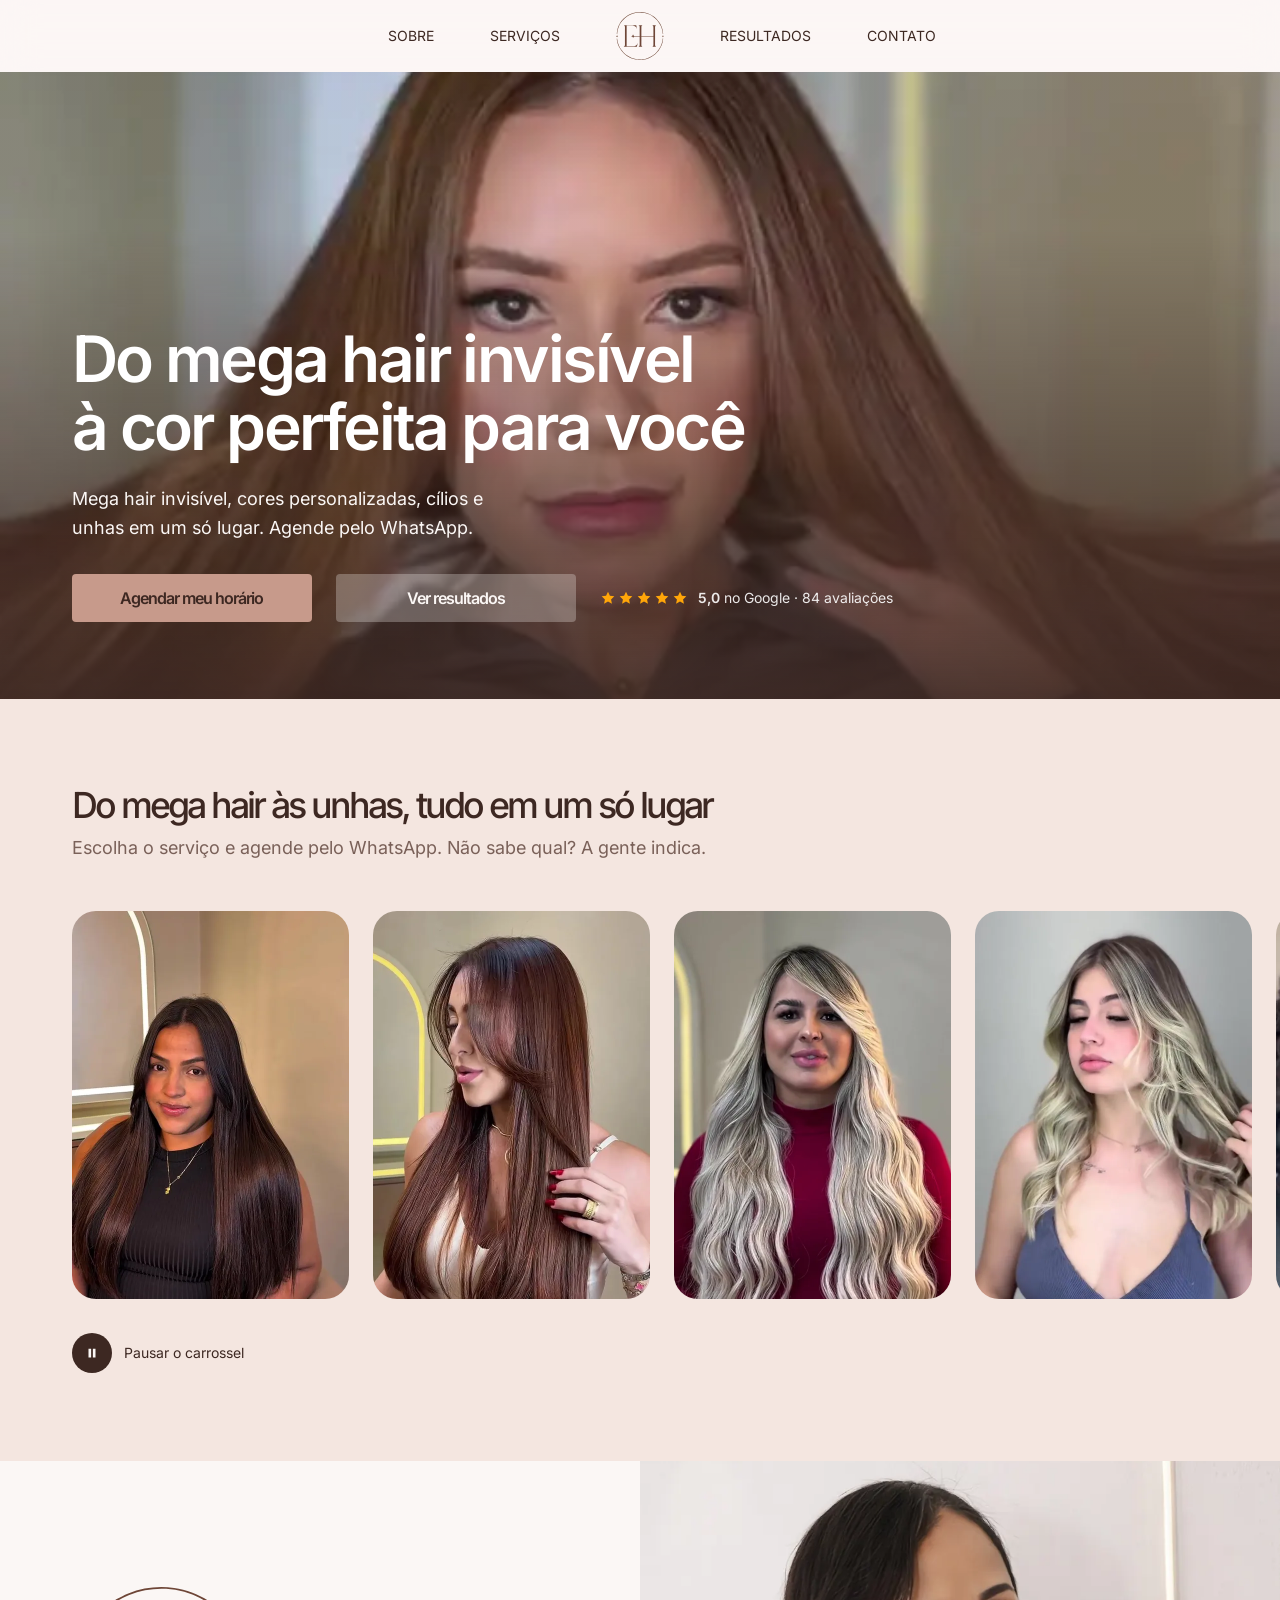
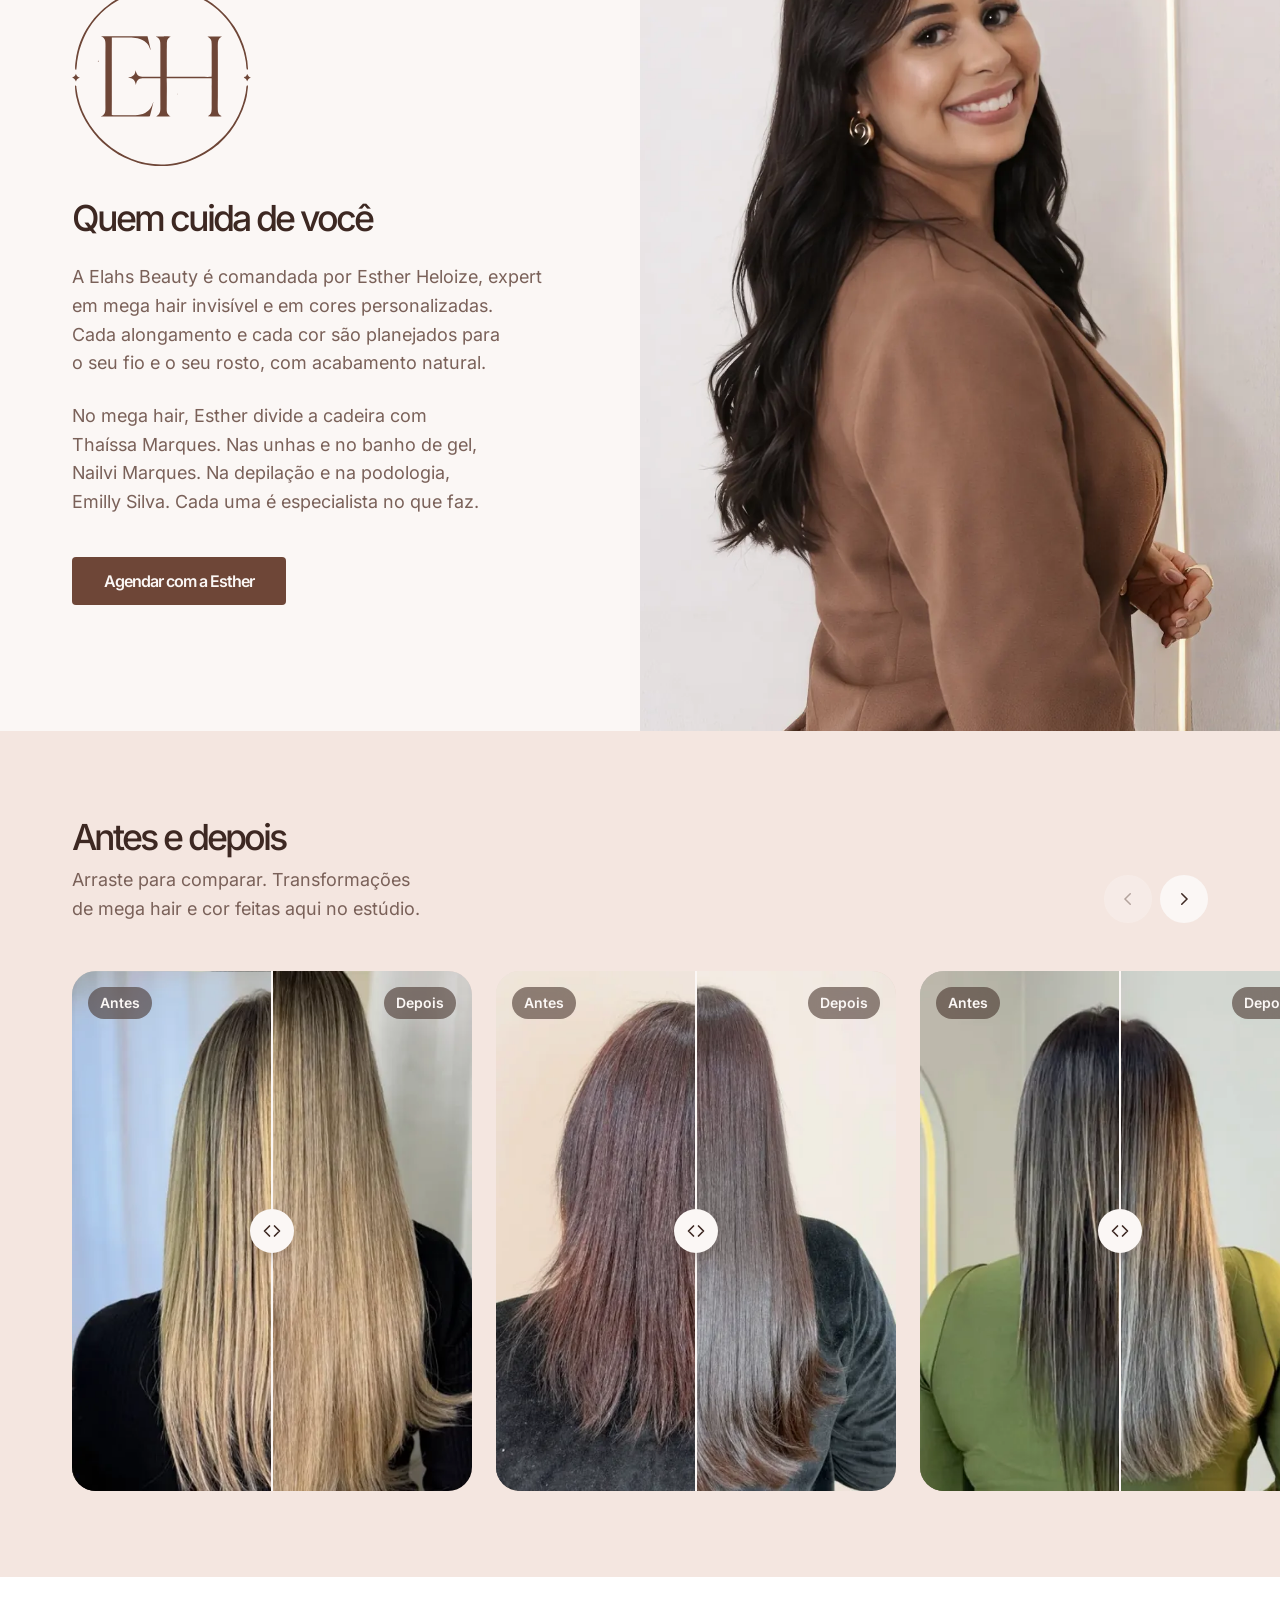
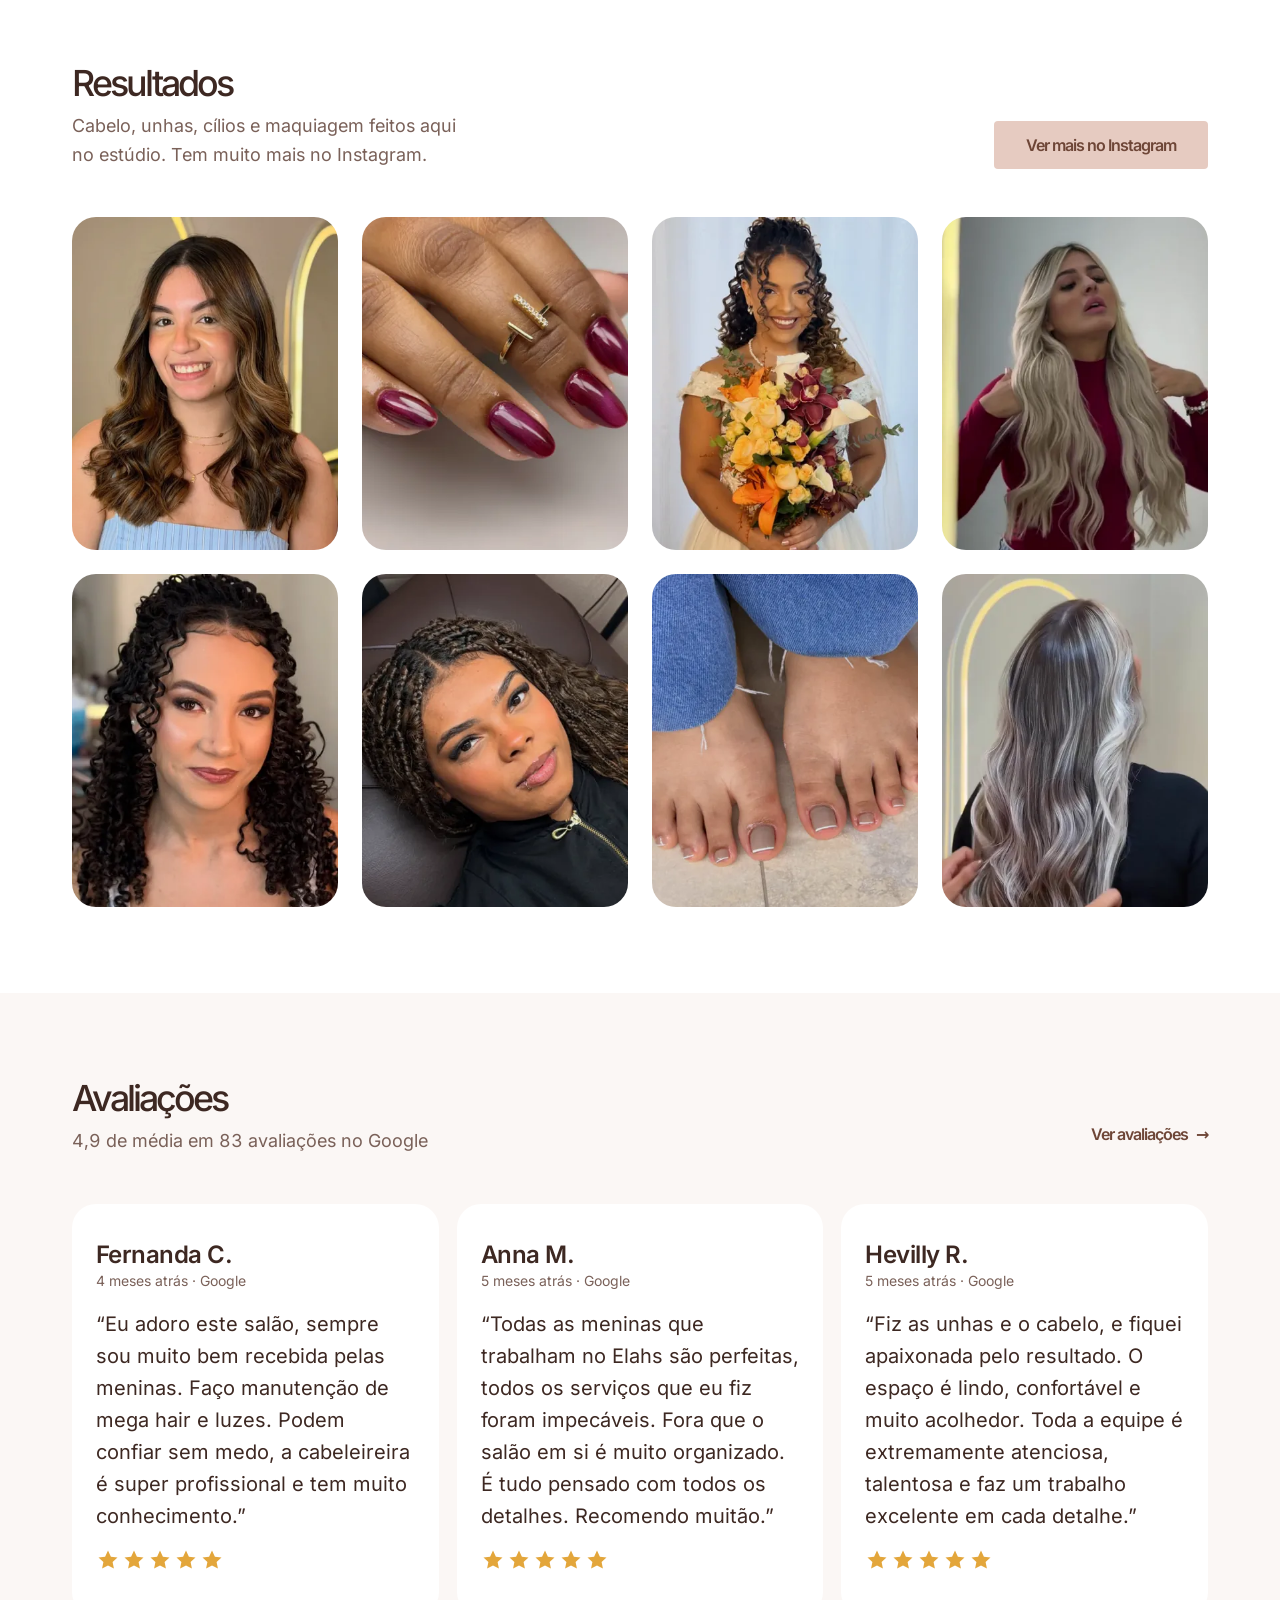
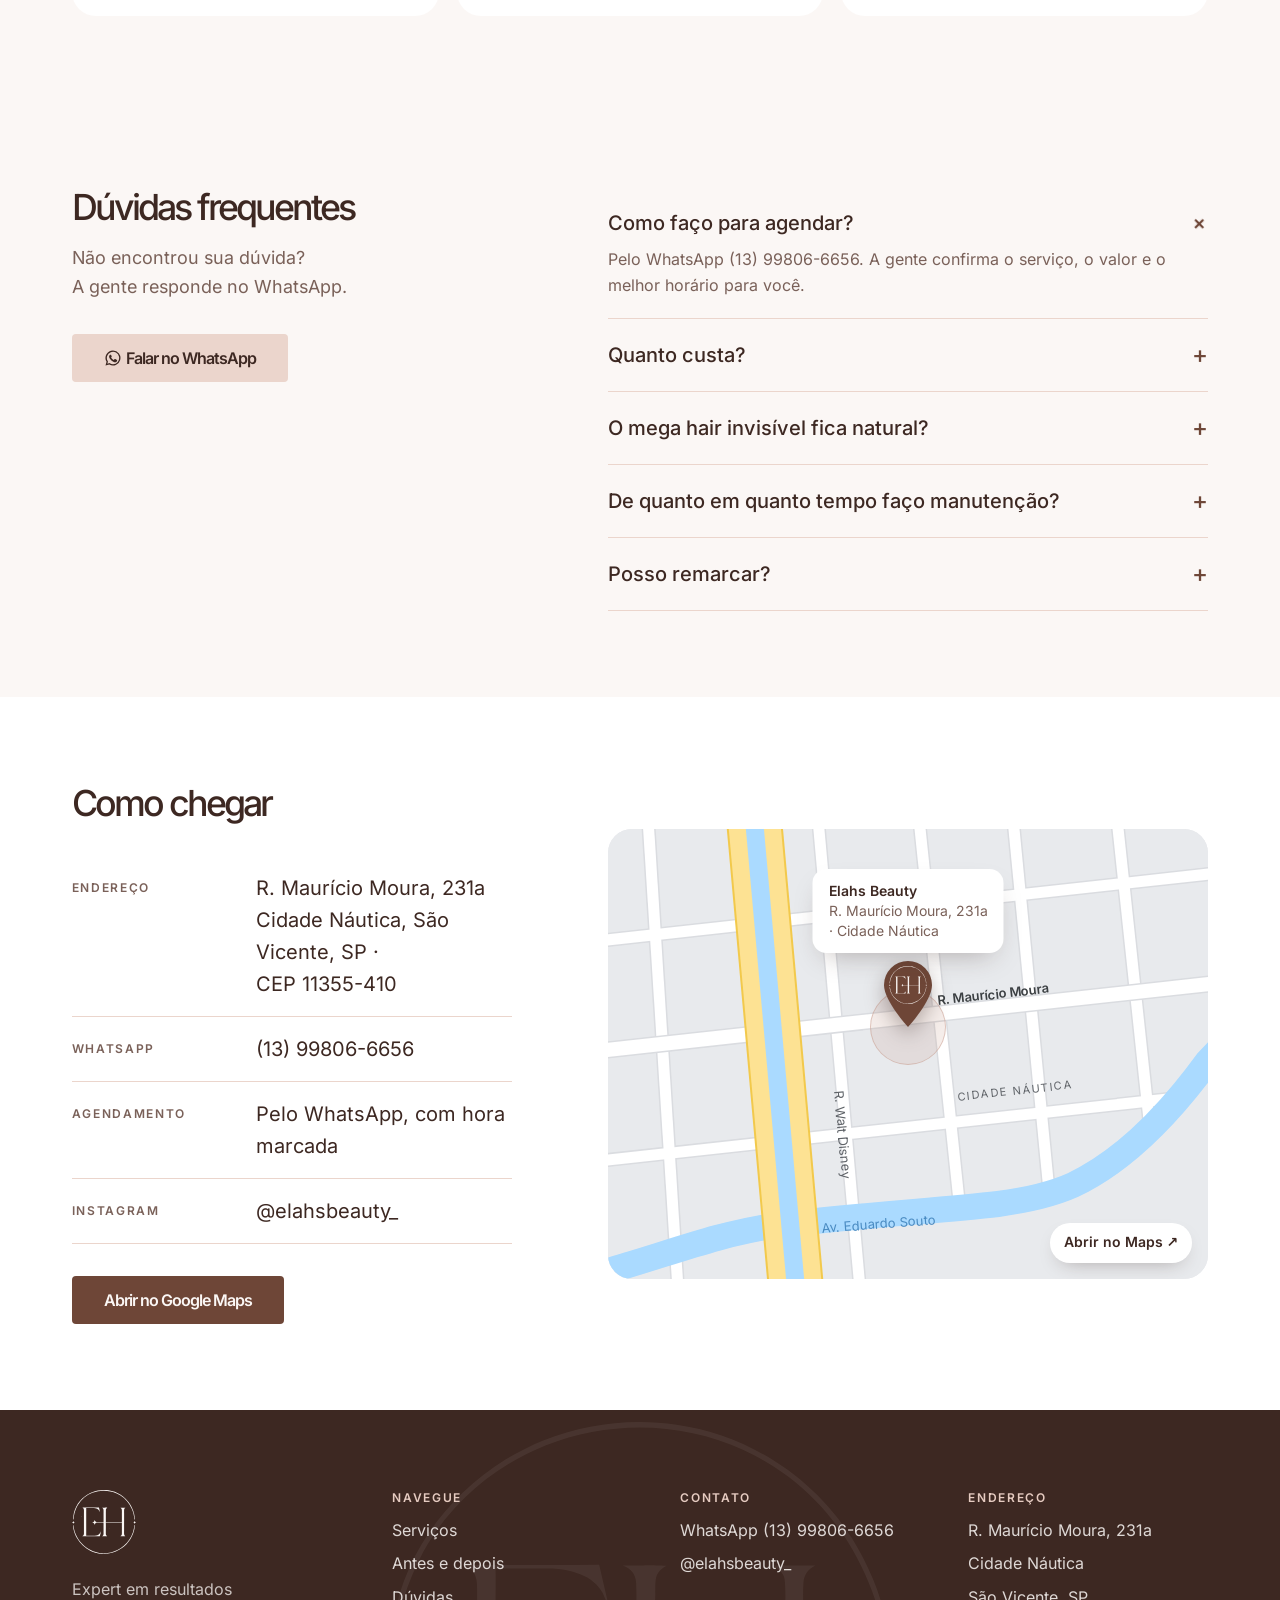
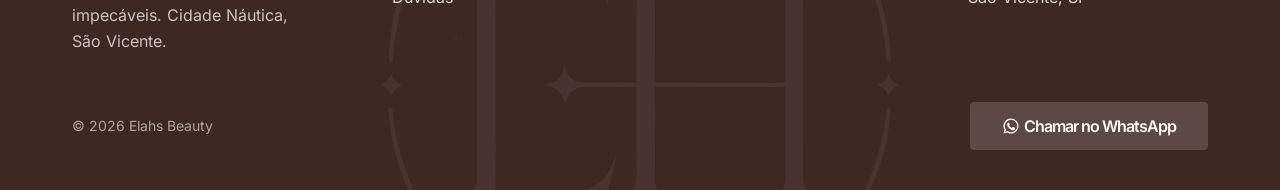
<file: site/index.html>
<!doctype html>
<html lang="pt-BR">
<head>
<meta charset="utf-8">
<meta name="viewport" content="width=device-width,initial-scale=1,viewport-fit=cover">
<title>Elahs Beauty | Mega hair invisível em São Vicente, SP</title>
<meta name="description" content="Mega hair invisível, cores personalizadas, cílios e unhas na Cidade Náutica, São Vicente. Nota 5,0 no Google com 84 avaliações. Agende pelo WhatsApp.">
<link rel="canonical" href="https://elahsbeauty.com.br/">
<meta name="robots" content="index,follow,max-image-preview:large,max-video-preview:-1">
<meta name="theme-color" content="#FBF7F5">
<meta name="geo.region" content="BR-SP"><meta name="geo.placename" content="São Vicente">
<meta property="og:type" content="website"><meta property="og:locale" content="pt_BR"><meta property="og:site_name" content="Elahs Beauty">
<meta property="og:title" content="Elahs Beauty | Mega hair invisível em São Vicente, SP"><meta property="og:description" content="Mega hair invisível, cores personalizadas, cílios e unhas na Cidade Náutica, São Vicente. Nota 5,0 no Google com 84 avaliações. Agende pelo WhatsApp."><meta property="og:url" content="https://elahsbeauty.com.br/">
<meta property="og:image" content="https://elahsbeauty.com.br/img/og-1200x630.jpg"><meta property="og:image:width" content="1200"><meta property="og:image:height" content="630"><meta property="og:image:alt" content="Elahs Beauty, mega hair invisível em São Vicente">
<meta name="twitter:card" content="summary_large_image"><meta name="twitter:title" content="Elahs Beauty | Mega hair invisível em São Vicente, SP"><meta name="twitter:description" content="Mega hair invisível, cores personalizadas, cílios e unhas na Cidade Náutica, São Vicente. Nota 5,0 no Google com 84 avaliações. Agende pelo WhatsApp."><meta name="twitter:image" content="https://elahsbeauty.com.br/img/og-1200x630.jpg">
<link rel="icon" href="favicon.svg" type="image/svg+xml"><link rel="icon" href="favicon.ico" sizes="32x32"><link rel="apple-touch-icon" href="img/apple-touch-icon.png"><link rel="manifest" href="site.webmanifest">
<link rel="preload" href="fonts/inter-latin.woff2" as="font" type="font/woff2" crossorigin>
<link rel="preload" as="image" href="media/hero-m.webp" media="(max-width: 640px)" fetchpriority="high"><link rel="preload" as="image" href="media/hero-d.webp" media="(min-width: 641px)" fetchpriority="high">
<script type="application/ld+json">{"@context": "https://schema.org", "@type": "HairSalon", "@id": "https://elahsbeauty.com.br/#salao", "name": "Elahs Beauty", "url": "https://elahsbeauty.com.br/", "description": "Mega hair invisível, cores personalizadas, cílios e unhas na Cidade Náutica, São Vicente. Nota 5,0 no Google com 84 avaliações. Agende pelo WhatsApp.", "image": "https://elahsbeauty.com.br/img/og-1200x630.jpg", "logo": "https://elahsbeauty.com.br/img/icon-512.png", "telephone": "+55-13-99806-6656", "priceRange": "R$ 100 a 200", "currenciesAccepted": "BRL", "address": {"@type": "PostalAddress", "streetAddress": "R. Maurício Moura, 231a", "addressLocality": "São Vicente", "addressRegion": "SP", "postalCode": "11355-410", "addressCountry": "BR"}, "areaServed": [{"@type": "City", "name": "São Vicente"}, {"@type": "City", "name": "Santos"}, {"@type": "City", "name": "Praia Grande"}, {"@type": "City", "name": "Guarujá"}, {"@type": "City", "name": "Cubatão"}], "hasMap": "https://www.google.com/maps/search/?api=1&query=Elahs+Beauty%2C+R.+Maur%C3%ADcio+Moura%2C+231a+-+Cidade+N%C3%A1utica%2C+S%C3%A3o+Vicente+-+SP%2C+11355-410", "sameAs": ["https://www.instagram.com/elahsbeauty_/", "https://www.instagram.com/estherheloizee/"], "founder": {"@type": "Person", "name": "Esther Heloize", "jobTitle": "CEO e expert em mega hair invisível"}, "potentialAction": {"@type": "ReserveAction", "name": "Agendar pelo WhatsApp", "target": "https://wa.me/5513998066656"}, "hasOfferCatalog": {"@type": "OfferCatalog", "name": "Serviços", "itemListElement": [{"@type": "Offer", "itemOffered": {"@type": "Service", "name": "Mega hair invisível", "description": "Comprimento e volume com acabamento natural, sem marcas aparentes."}}, {"@type": "Offer", "itemOffered": {"@type": "Service", "name": "Cores personalizadas", "description": "Cor pensada para o seu tom de pele e o seu estilo, com brilho duradouro."}}, {"@type": "Offer", "itemOffered": {"@type": "Service", "name": "Mechas e loiros", "description": "Loiros iluminados e platinados com cuidado com a saúde do fio."}}, {"@type": "Offer", "itemOffered": {"@type": "Service", "name": "Morena iluminada", "description": "Luzes suaves que valorizam o castanho e dão movimento."}}, {"@type": "Offer", "itemOffered": {"@type": "Service", "name": "Cachos", "description": "Definição e cuidado para cachos com forma, brilho e leveza."}}, {"@type": "Offer", "itemOffered": {"@type": "Service", "name": "Extensão de cílios", "description": "Olhar marcante sem rímel, no formato dos seus olhos."}}, {"@type": "Offer", "itemOffered": {"@type": "Service", "name": "Design de sobrancelhas", "description": "Sobrancelhas alinhadas que respeitam o desenho do seu rosto."}}, {"@type": "Offer", "itemOffered": {"@type": "Service", "name": "Unhas", "description": "Esmaltação caprichada, do nude ao vinho, com acabamento impecável."}}, {"@type": "Offer", "itemOffered": {"@type": "Service", "name": "Pés", "description": "Cuidado completo para pés macios e unhas bem feitas."}}]}}</script>
<script type="application/ld+json">{"@context": "https://schema.org", "@type": "FAQPage", "mainEntity": [{"@type": "Question", "name": "Como faço para agendar?", "acceptedAnswer": {"@type": "Answer", "text": "Pelo WhatsApp (13) 99806-6656. A gente confirma o serviço, o valor e o melhor horário para você."}}, {"@type": "Question", "name": "Quanto custa?", "acceptedAnswer": {"@type": "Answer", "text": "Depende do serviço e, no cabelo, do comprimento e da técnica. Mande uma foto pelo WhatsApp que a gente passa o orçamento."}}, {"@type": "Question", "name": "O mega hair invisível fica natural?", "acceptedAnswer": {"@type": "Answer", "text": "A técnica é escolhida para o seu tipo de fio, com acabamento sem marcas aparentes. Na avaliação a Esther explica cada etapa."}}, {"@type": "Question", "name": "De quanto em quanto tempo faço manutenção?", "acceptedAnswer": {"@type": "Answer", "text": "Depende da técnica e do seu cabelo. No atendimento a gente indica o intervalo ideal para você."}}, {"@type": "Question", "name": "Posso remarcar?", "acceptedAnswer": {"@type": "Answer", "text": "Pode. Avise com antecedência pelo WhatsApp para liberarmos o horário para outra cliente."}}]}</script>
<script type="application/ld+json">{"@context": "https://schema.org", "@type": "WebSite", "name": "Elahs Beauty", "url": "https://elahsbeauty.com.br/", "inLanguage": "pt-BR"}</script>
<!-- Google Tag Manager: cole aqui o snippet do GTM (GA4 + Meta Pixel). Os cliques já vão para o dataLayer: whatsapp_click, como_chegar. -->
<style>
@font-face{font-family:'Inter';font-style:normal;font-weight:400 600;font-display:swap;src:url(fonts/inter-latin.woff2) format('woff2');unicode-range:U+0000-00FF,U+0131,U+0152-0153,U+02BB-02BC,U+02C6,U+02DA,U+02DC,U+0304,U+0308,U+0329,U+2000-206F,U+20AC,U+2122,U+2191,U+2193,U+2212,U+2215,U+FEFF,U+FFFD}
:root{color-scheme:light;--porcelana:#FBF7F5;--creme:#F4E6E0;--linho:#EBD5CC;--areia:#C79A8B;--areia-clara:#E6CBC1;--cacau:#6E4637;--cacau-escuro:#3D2822;--oliva:#553830;--grafite:#3D2822;--grafite-suave:#7A6159;--rating:#E3A63B;--branco:#fff;--r-btn:4px;--r-card:24px;--font:"Inter",-apple-system,"Segoe UI",Roboto,system-ui,sans-serif;--g:max(20px,min(80px,5.6vw));--ease:cubic-bezier(.2,.7,.2,1);--sec:clamp(64px,6.7vw,96px)}*{box-sizing:border-box}html{scroll-behavior:smooth;scroll-padding-top:72px}body{margin:0;background:var(--porcelana);color:var(--grafite);font-family:var(--font);font-size:16px;line-height:1.6;-webkit-font-smoothing:antialiased;overflow-x:clip}img{display:block;max-width:100%}a{color:inherit}p,h1,h2,h3,ul,ol,dl,dd,figure,blockquote{margin:0}ul,ol{padding:0;list-style:none}:focus-visible{outline:2px solid var(--cacau);outline-offset:3px}.wrap{max-width:1440px;margin-inline:auto;padding-inline:var(--g)}section{padding-block:var(--sec)}h1,h2{text-wrap:balance}h2{font-size:clamp(32px,2.8vw,40px);line-height:1.15;font-weight:500;letter-spacing:-3px}h3{font-size:24px;line-height:30px;font-weight:600;letter-spacing:-.5px}.lead{font-size:clamp(17px,1.4vw,20px);line-height:1.6;color:var(--grafite-suave);max-width:36em}.head{display:grid;gap:8px}.sec-head{display:flex;flex-wrap:wrap;gap:24px 32px;justify-content:space-between;align-items:flex-end;margin-bottom:48px}.btn{display:inline-flex;align-items:center;justify-content:center;gap:12px;height:48px;padding:0 32px;border-radius:var(--r-btn);white-space:nowrap;font:600 16px/24px var(--font);letter-spacing:0;text-transform:none;text-decoration:none;border:1px solid transparent;transition:background .3s,color .3s,border-color .3s,transform .3s var(--ease)}.btn:hover{transform:translateY(-2px)}.btn svg{width:18px;height:18px;flex:none}.btn-primary{background:var(--cacau);color:var(--porcelana)}.btn-primary:hover{background:var(--cacau-escuro)}.btn-dark{background:var(--cacau-escuro);color:var(--porcelana)}.btn-dark:hover{background:var(--grafite)}.btn-secondary,.btn-wa-line{border-color:var(--grafite);color:var(--grafite)}.btn-secondary:hover{background:var(--grafite);color:var(--porcelana)}.btn-wa-line:hover{background:var(--oliva);border-color:var(--oliva);color:var(--porcelana)}.btn-photo{background:var(--porcelana);color:var(--grafite);border-color:var(--porcelana)}.btn-photo:hover{background:transparent;color:var(--porcelana)}.btn-photo-line{border-color:var(--porcelana);color:var(--porcelana)}.btn-photo-line:hover{background:var(--porcelana);color:var(--grafite)}.btn-foot{border-color:var(--linho);color:var(--porcelana)}.btn-foot:hover{background:var(--porcelana);color:var(--grafite)}.btn-wa{background:var(--oliva);color:var(--porcelana)}.cta-link{display:inline-flex;align-items:center;gap:8px;min-height:44px;font:600 16px/24px var(--font);letter-spacing:0;text-transform:none;color:var(--cacau);text-decoration:none}.cta-link span{transition:transform .3s var(--ease)}.cta-link:hover span{transform:translateX(4px)}.stars{display:inline-flex;gap:2px;color:var(--rating)}.stars svg{width:16px;height:16px}.nav{position:sticky;top:0;z-index:50;background:rgba(251,247,245,.78);-webkit-backdrop-filter:blur(18px) saturate(1.6);backdrop-filter:blur(18px) saturate(1.6);transition:box-shadow .35s var(--ease),background .35s}.nav-in{display:grid;grid-template-columns:1fr auto 1fr;align-items:center;gap:56px;height:72px;transition:height .35s var(--ease)}.nav ul{display:flex;gap:56px;justify-self:end}.nav ul:last-child{justify-self:start}.nav a.link{font-size:14px;line-height:22px;text-transform:uppercase;text-decoration:none;position:relative;padding-block:10px}.nav a.link::after{content:"";position:absolute;left:0;right:0;bottom:4px;height:1px;background:var(--cacau);transform:scaleX(0);transform-origin:left;transition:transform .35s var(--ease)}.nav a.link:hover::after{transform:scaleX(1)}.logo{display:inline-flex;align-items:center;min-height:44px}.logo img{height:48px;width:auto;transition:height .35s var(--ease)}.nav.scrolled{background:rgba(251,247,245,.66);box-shadow:0 10px 30px -22px rgba(61,40,34,.4)}.nav.scrolled .nav-in{height:60px}.nav.scrolled .logo img{height:40px}@supports not ((backdrop-filter:blur(1px)) or (-webkit-backdrop-filter:blur(1px))){.nav,.nav.scrolled{background:rgba(251,247,245,.96)}}@media (max-width:860px){.nav-in{display:flex;justify-content:center;height:64px}.nav ul{display:none}.logo img{height:40px}}.hero{position:relative;min-height:clamp(560px,49vw,707px);display:grid;align-items:end;overflow:hidden;background:#3D2822;color:var(--branco);padding-block:0}.hero-bg{position:absolute;inset:0;width:100%;height:100%;object-fit:cover;object-position:40% 35%}.hero::after{content:"";position:absolute;inset:0;background:linear-gradient(0deg,rgba(61,40,34,.92) 0%,rgba(61,40,34,.5) 38%,rgba(85,56,48,.08) 75%)}.hero-copy{position:relative;z-index:1;width:100%;padding-block:clamp(48px,6vw,80px);display:grid;gap:24px}.hero h1{font-weight:600;font-size:clamp(40px,5vw,72px);line-height:1.06;letter-spacing:clamp(-3px,-.2vw,-1.5px);max-width:13em}.hero-sub{font-size:clamp(17px,1.4vw,20px);line-height:1.6;color:var(--porcelana);max-width:40em}.hero-act{display:flex;flex-wrap:wrap;align-items:center;gap:16px 24px;margin-top:8px}.hero-act .btn{min-width:240px}.hero-rating{display:inline-flex;align-items:center;gap:10px;min-height:44px;font-size:14px;color:rgba(255,255,255,.9);text-decoration:none}.hero-rating .stars{color:#FFA609}.hero-rating:hover span{text-decoration:underline;text-underline-offset:4px}@media (max-width:640px){.hero{min-height:calc(100svh - 64px);max-height:760px}.hero-act .btn{flex:1 1 100%}}.svc{background:var(--creme);overflow:hidden}.car{padding-left:var(--g);margin-inline:auto;max-width:none}@media (min-width:1440px){.car{padding-left:calc((100vw - 1440px)/2 + var(--g))}}.car-track{display:flex;width:max-content;animation:loop 72s linear infinite}.car-set{display:flex;gap:24px;padding-right:24px}@keyframes loop{to{transform:translate3d(-50%,0,0)}}.car:hover .car-track,.car:focus-within .car-track,.car.paused .car-track{animation-play-state:paused}.svc-card{position:relative;display:block;width:277px;height:388px;border-radius:var(--r-card);overflow:hidden;background:var(--linho);color:var(--porcelana);text-decoration:none;isolation:isolate}.svc-card img{width:100%;height:100%;object-fit:cover;transition:transform 1.4s var(--ease)}.svc-card::after{content:"";position:absolute;inset:0;background:linear-gradient(180deg,rgba(61,40,34,0) 0%,rgba(61,40,34,.05) 40%,rgba(61,40,34,.45) 68%,rgba(61,40,34,.82) 100%);opacity:0;transition:opacity .5s var(--ease)}.svc-info{position:absolute;z-index:1;text-shadow:0 1px 14px rgba(61,40,34,.45);left:24px;right:24px;bottom:24px;display:grid;gap:8px;opacity:0;transform:translateY(14px);transition:opacity .45s var(--ease),transform .55s var(--ease)}.svc-name{font-size:24px;line-height:30px;font-weight:600;letter-spacing:-.5px}.svc-desc{font-size:14px;line-height:22px;opacity:.85}.svc-go{margin-top:8px;font-size:16px;line-height:24px;font-weight:600}.svc-go span{display:inline-block;transition:transform .3s var(--ease)}.svc-card:hover .svc-go span{transform:translateX(4px)}.svc-card:hover::after,.svc-card:focus-visible::after,.car.paused .svc-card::after{opacity:1}.svc-card:hover .svc-info,.svc-card:focus-visible .svc-info,.car.paused .svc-info{opacity:1;transform:none}.svc-card:hover img,.svc-card:focus-visible img{transform:scale(1.06)}.svc-card:focus-visible{outline-offset:-4px;outline-color:var(--porcelana)}.car-ctl{margin-top:32px}.car-btn{display:inline-flex;align-items:center;gap:12px;min-height:44px;padding:0;border:0;background:none;font:400 14px/22px var(--font);color:var(--grafite);cursor:pointer}.car-ic{width:40px;height:40px;border-radius:50%;background:var(--grafite);color:var(--porcelana);display:grid;place-items:center;transition:transform .3s var(--ease),background .3s}.car-btn:hover .car-ic{transform:scale(1.08);background:var(--cacau-escuro)}.car-ic svg{width:14px;height:14px}.car-ic .i-play,.car.paused ~ .car-ctl .i-pause{display:none}.car.paused ~ .car-ctl .i-play{display:block}@media (max-width:760px),(prefers-reduced-motion:reduce){.car{overflow-x:auto;scroll-snap-type:x mandatory;scroll-padding-left:var(--g);padding-bottom:8px;scrollbar-width:none;-webkit-overflow-scrolling:touch;overscroll-behavior-x:contain}.car::-webkit-scrollbar{display:none}.car-track{animation:none}.car-set{padding-right:var(--g)}.car-set[aria-hidden]{display:none}.car-set li{scroll-snap-align:start}.svc-card::after{opacity:1}.svc-info{opacity:1;transform:none}.car-ctl{display:none}}@media (max-width:760px){.svc-card{width:248px;height:340px}.svc-desc{display:none}}.team{display:grid;grid-template-columns:1fr 1fr;background:var(--porcelana);padding:0}.team-txt{display:grid;gap:24px;align-content:center;justify-items:start;padding:var(--sec) clamp(24px,6vw,96px) var(--sec) max(var(--g),calc((100vw - 1440px)/2 + var(--g)))}.team-logo{width:clamp(180px,20vw,272px);height:auto;margin-bottom:16px}.team-txt .btn{margin-top:16px}.team-ph{position:relative;overflow:hidden;min-height:clamp(560px,68vw,977px)}.team-ph img{position:absolute;inset:0;width:100%;height:100%;object-fit:cover;object-position:50% 40%}.team-ph{margin:0}.tag{position:absolute;z-index:1;padding:12px 24px;border-radius:var(--r-btn);background:var(--cacau);color:var(--porcelana);font-size:clamp(16px,1.7vw,24px);line-height:30px;font-weight:600;letter-spacing:-.5px;white-space:nowrap}.tag.t1{left:8.3%;top:57.6%}.tag.t2{left:59.2%;top:67.3%}@media (max-width:640px){.tag{padding:6px 14px;line-height:24px}.tag.t1{left:6%}.tag.t2{left:auto;right:6%}}@media (max-width:900px){.team{grid-template-columns:1fr}.team-txt{padding-inline:var(--g)}.team-ph{min-height:0;aspect-ratio:4/5}}.how{position:relative;overflow:hidden;background:var(--oliva);color:var(--porcelana);isolation:isolate}.how h2{color:var(--porcelana)}.how-mark{position:absolute;z-index:-1;right:-4%;top:50%;width:min(1129px,110vw);aspect-ratio:1129/412;color:var(--porcelana);opacity:.05;transform:translateY(calc(-50% + var(--py,0px)));pointer-events:none}.steps{display:grid;grid-template-columns:repeat(3,1fr);gap:48px}.steps li{display:grid;gap:12px;align-content:start}.steps .n{font-size:40px;line-height:46px;font-weight:500;letter-spacing:-3px;color:var(--areia-clara);margin-bottom:12px}.steps p{color:rgba(255,255,255,.8);max-width:22em}@media (max-width:760px){.steps{grid-template-columns:1fr;gap:32px}}.res{background:var(--branco)}.res-grid{display:grid;grid-template-columns:repeat(4,1fr);gap:24px}.res-grid li{aspect-ratio:4/5;border-radius:var(--r-card);overflow:hidden;background:var(--linho)}.res-grid img{width:100%;height:100%;object-fit:cover;transition:transform 1.2s var(--ease)}.res-grid li:hover img{transform:scale(1.05)}@media (max-width:900px){.res-grid{grid-template-columns:repeat(2,1fr);gap:12px}.res-grid li{border-radius:16px}}.reviews{background:var(--branco)}.rev-grid{display:grid;grid-template-columns:repeat(3,1fr);gap:24px}.rev{height:100%;background:var(--branco);border-radius:var(--r-card);padding:36px 24px;display:grid;gap:16px;align-content:start}.rev-stars .stars svg{width:24px;height:24px}.rev figcaption{display:grid}.rev b{font-size:24px;line-height:30px;font-weight:600;letter-spacing:-.5px}.rev figcaption span{font-size:14px;line-height:22px;color:var(--grafite-suave)}.rev blockquote{font-size:20px;line-height:32px}@media (max-width:1000px){.rev-grid{grid-template-columns:1fr;max-width:640px}}@media (max-width:640px){.rev{padding:0}.rev blockquote{font-size:18px;line-height:28px}}.faq-s{background:var(--porcelana)}.faq{display:grid;grid-template-columns:minmax(0,440px) 1fr;gap:96px}.faq .intro{display:grid;gap:16px;align-content:start;justify-items:start}.faq h2{font-size:clamp(40px,3.9vw,56px);line-height:1.07}.faq .intro .btn{margin-top:16px}details{border-bottom:1px solid var(--linho)}summary{list-style:none;cursor:pointer;display:flex;justify-content:space-between;gap:24px;padding-block:20px;font-size:20px;line-height:32px;font-weight:500}summary::-webkit-details-marker{display:none}summary::after{content:"+";color:var(--cacau);font-size:24px;line-height:32px;transition:transform .35s var(--ease)}details[open] summary::after{transform:rotate(45deg)}details p{margin-top:-12px;padding-bottom:20px;color:var(--grafite-suave);max-width:42em}details[open] p{animation:fade .45s var(--ease)}@keyframes fade{from{opacity:0;transform:translateY(-6px)}}@media (max-width:900px){.faq{grid-template-columns:1fr;gap:40px}}.visit-s{background:var(--porcelana)}.visit{display:grid;grid-template-columns:1fr minmax(0,600px);gap:96px;align-items:center}.visit .txt{display:grid;gap:32px;justify-items:start;min-width:0}.visit dl{display:grid;width:100%}.visit dl div{display:grid;grid-template-columns:160px 1fr;gap:24px;padding-block:16px}.visit dt{font-size:12px;line-height:16px;font-weight:600;letter-spacing:.14em;text-transform:uppercase;color:var(--grafite-suave);padding-top:8px}.visit dd{font-size:20px;line-height:32px}.visit dd a{text-decoration:none}.visit dd a:hover{text-decoration:underline;text-underline-offset:4px}.visit-ph{aspect-ratio:600/430;overflow:hidden;border-radius:var(--r-card)}.visit-ph img{width:100%;height:100%;object-fit:cover}@media (max-width:1100px){.visit{grid-template-columns:1fr;gap:48px}}@media (max-width:560px){.visit dl div{grid-template-columns:1fr;gap:4px}.visit dd{font-size:18px;line-height:28px}}footer{position:relative;overflow:hidden;isolation:isolate;background:var(--grafite);color:var(--porcelana);padding-block:80px calc(40px + env(safe-area-inset-bottom,0px))}.foot{display:grid;grid-template-columns:1fr 240px 240px 240px;gap:48px}.foot .logo img{height:64px;filter:brightness(0) invert(.96) sepia(.15)}.foot p{opacity:.75;margin-top:16px;max-width:14em}.foot .fh{margin:0 0 12px;font-size:12px;line-height:16px;font-weight:600;letter-spacing:.14em;text-transform:uppercase;color:var(--areia-clara)}.foot ul{display:grid;gap:8px}.foot li{opacity:.85}.foot a{text-decoration:none}.foot a:hover{text-decoration:underline}.foot-mark{position:absolute;z-index:-1;left:50%;top:67px;width:min(1129px,90vw);aspect-ratio:1129/412;color:var(--cacau);transform:translateX(-50%);opacity:.12;pointer-events:none}.base{margin-top:48px;padding-top:24px;border-top:1px solid rgba(251,247,245,.15);display:flex;flex-wrap:wrap;gap:16px;justify-content:space-between;align-items:center;font-size:14px}.base>span{opacity:.6}@media (max-width:900px){.foot{grid-template-columns:1fr 1fr}}@media (max-width:520px){.foot{grid-template-columns:1fr}}.mbar{position:fixed;left:0;right:0;bottom:0;z-index:55;display:none;gap:8px;padding:10px var(--g) calc(10px + env(safe-area-inset-bottom,0px));background:rgba(251,247,245,.94);-webkit-backdrop-filter:blur(10px);backdrop-filter:blur(10px);border-top:1px solid var(--linho);transform:translateY(110%);transition:transform .45s var(--ease)}.mbar .btn{flex:1;padding:0 12px}.mbar .btn-wa{flex:0 0 52px}.mbar.show{transform:none}@media (max-width:760px){.mbar{display:flex}footer{padding-bottom:calc(110px + env(safe-area-inset-bottom,0px))}}.skip{position:absolute;left:16px;top:-60px;z-index:100;background:var(--grafite);color:var(--porcelana);padding:12px 16px;border-radius:var(--r-btn);text-decoration:none;font-weight:600}.skip:focus{top:12px}main:focus{outline:none}@media (prefers-reduced-motion:no-preference){.js .pre{opacity:0;transform:translateY(32px)}.js .pre.in{opacity:1;transform:none;transition:opacity 1s var(--ease),transform 1s var(--ease);transition-delay:var(--d,0ms)}.js .pre[data-slide]{transform:translateX(96px)}.js .pre[data-slide].in{transform:none;transition-duration:1.4s}.js .pre[data-mask]{opacity:1;transform:none;clip-path:inset(18% 0 0 0 round var(--mr,0px))}.js .pre[data-mask] img{transform:scale(1.14)}.js .pre[data-mask].in{clip-path:inset(0 0 0 0 round var(--mr,0px));transition:clip-path 1.4s var(--ease)}.js .pre[data-mask].in img{transform:none;transition:transform 1.8s var(--ease)}.visit-ph{--mr:24px}.js .steps li.pre .n{display:inline-block;transform:translateY(16px);opacity:0}.js .steps li.pre.in .n{transform:none;opacity:1;transition:all .9s var(--ease) calc(var(--d,0ms) + 200ms)}.hero-bg{animation:heroZoom 2.6s var(--ease) both}@keyframes heroZoom{from{transform:scale(1.08)}}.hero-copy>*{animation:rise 1s var(--ease) both}.hero-copy>:nth-child(2){animation-delay:.12s}.hero-copy>:nth-child(3){animation-delay:.24s}@keyframes rise{from{opacity:0;transform:translateY(24px)}}.js footer:not(.seen) .foot-mark{transform:translate(-50%,48px);opacity:0}.js .foot-mark{transition:transform 1.6s var(--ease),opacity 1.6s var(--ease)}}@media (prefers-reduced-motion:reduce){html{scroll-behavior:auto}}@media (max-width:640px){:root{--g:20px}summary{font-size:18px;line-height:28px}.sec-head{flex-direction:column;align-items:stretch;gap:24px}.sec-head .cta-link{align-self:flex-start}.btn{width:100%;min-height:48px;white-space:normal;text-align:center}.team-txt{justify-items:stretch}.team-txt .team-logo{justify-self:start}.faq .intro,.visit .txt{justify-items:stretch}.base{flex-direction:column;align-items:stretch}.mbar .btn-wa{width:52px}.foot ul{gap:4px}.foot ul a{display:inline-flex;align-items:center;min-height:44px}.visit dd a{display:inline-flex;align-items:center;min-height:44px}}.nw{white-space:nowrap}.svc-cta-m,.rev-more{display:none}.b-m{font-weight:inherit}.btn-outline{border-color:var(--cacau-escuro);color:var(--cacau-escuro)}.btn-outline:hover{background:var(--cacau-escuro);color:var(--porcelana)}@media (max-width:640px){.svc{padding-bottom:48px}.svc .sec-head .btn{display:none}.svc-cta-m{display:block;margin-top:32px}.rev-link{display:none}.rev-more{display:flex;margin-top:32px}.rev-grid{gap:40px}.rev{padding:24px}.rev b{font-size:20px;line-height:28px;font-weight:700;letter-spacing:-.3px}.b-m{font-weight:700;color:var(--grafite)}.foot-mark{top:auto;bottom:80px;width:calc(100% - 40px)}}.fcol summary{list-style:none;cursor:default}.fcol summary::-webkit-details-marker{display:none}@media (max-width:640px){.foot{gap:0}.foot>div:first-child{padding-bottom:24px}.fcol{border-bottom:1px solid rgba(251,247,245,.15)}.fcol summary{display:flex;align-items:center;justify-content:space-between;min-height:52px;cursor:pointer}.fcol summary .fh{margin:0}.fcol summary::after{content:"";width:14px;height:14px;flex:none;background:linear-gradient(var(--areia-clara),var(--areia-clara)) center/14px 1.5px no-repeat,linear-gradient(var(--areia-clara),var(--areia-clara)) center/1.5px 14px no-repeat;transition:transform .35s var(--ease)}.fcol[open] summary::after{transform:rotate(45deg)}.fcol ul{padding-bottom:16px}.fcol[open] ul{animation:fade .45s var(--ease)}.base{margin-top:32px;border-top:0;padding-top:0}.base .btn-foot{display:none}}.btn{border:0;letter-spacing:-1px}.btn:has(svg){gap:4px}.btn-secondary,.btn-wa-line{background:var(--linho);color:var(--grafite)}.btn-secondary:hover,.btn-wa-line:hover{background:var(--areia-clara);color:var(--grafite)}.btn-photo{background:var(--porcelana);color:var(--grafite)}.btn-photo:hover{background:rgba(251,247,245,.16);color:var(--porcelana)}.btn-photo-line,.btn-foot{background:rgba(251,247,245,.16);color:var(--porcelana);-webkit-backdrop-filter:blur(8px);backdrop-filter:blur(8px)}.btn-photo-line:hover,.btn-foot:hover{background:rgba(251,247,245,.28);color:var(--porcelana)}.btn-outline{background:var(--creme);color:var(--cacau-escuro)}.btn-outline:hover{background:var(--linho);color:var(--cacau-escuro)}.btn-wa:hover{background:#47302A}.cta-link{letter-spacing:-1px}.reviews{background:var(--porcelana)}.rev-grid{gap:18px}.rev{background:var(--branco);border-radius:var(--r-card);padding:36px 24px}.faq h2{font-size:clamp(32px,2.8vw,40px);line-height:1.15}.visit dl div{border-bottom:1px solid var(--linho)}@media (max-width:640px){.lead,.hero-sub{font-size:16px;line-height:26px}.reviews .lead{font-size:18px;line-height:28px}.rev-grid{gap:40px}.rev{padding:24px}.rev b{font-size:20px;line-height:32px;font-weight:700;letter-spacing:0}.rev blockquote{font-size:18px;line-height:28px}}.car-hint{display:none}@media (max-width:760px),(prefers-reduced-motion:reduce){.car-hint{display:flex;align-items:center;gap:12px;margin-top:20px}.car-prog{position:relative;flex:0 0 72px;height:3px;border-radius:3px;background:rgba(61,40,34,.12);overflow:hidden}.car-prog i{position:absolute;inset:0 auto 0 0;width:var(--p,22%);border-radius:3px;background:var(--cacau);transition:width .2s linear}.car-hint-t{font-size:14px;line-height:22px;color:var(--grafite-suave)}.svc-cta-m{margin-top:24px}}.tag{display:inline-flex;align-items:center;gap:10px;--mx:0px;--my:0px;--lift:0px;transform:translate3d(var(--mx),calc(var(--my) + var(--lift)),0);transition:transform .6s var(--ease),background .3s,box-shadow .3s;box-shadow:0 10px 24px -14px rgba(61,40,34,.55)}.tag::before{content:"";width:8px;height:8px;border-radius:50%;background:var(--porcelana);flex:none;box-shadow:0 0 0 0 rgba(251,247,245,.6)}.team-ph img{transition:transform 1.6s var(--ease)}@media (hover:hover) and (pointer:fine){.team-ph:hover img,.js .team-ph.pre.in:hover img{transform:scale(1.03)}.team-ph .tag{pointer-events:auto;cursor:default}.team-ph .tag:hover{--lift:-4px;background:var(--cacau-escuro);box-shadow:0 16px 28px -14px rgba(61,40,34,.7)}.team-ph.moving .tag{transition:transform .25s linear,background .3s,box-shadow .3s}}.team-ph.tapped .tag{--lift:-4px;background:var(--cacau-escuro)}@media (prefers-reduced-motion:no-preference){.js .team-ph.pre .tag{opacity:0;transform:translate3d(0,18px,0) scale(.92)}.js .team-ph.pre.in .tag{opacity:1;transform:translate3d(var(--mx),calc(var(--my) + var(--lift)),0);transition:opacity .7s var(--ease),transform .9s var(--ease),background .3s,box-shadow .3s}.js .team-ph.pre.in .tag.t1{transition-delay:.9s}.js .team-ph.pre.in .tag.t2{transition-delay:1.15s}.js .team-ph.in .tag::before{animation:tagPulse 1.4s var(--ease) 2;animation-delay:1.6s}.js .team-ph.in .tag.t2::before{animation-delay:1.85s}@keyframes tagPulse{0%{box-shadow:0 0 0 0 rgba(251,247,245,.65)}100%{box-shadow:0 0 0 10px rgba(251,247,245,0)}}}@media (prefers-reduced-motion:reduce){.tag,.team-ph img{transition:none}}.js .team-ph.pre.in.settled .tag.t1,.js .team-ph.pre.in.settled .tag.t2{transition-delay:0s}.js .team-ph.pre.in.settled .tag{transition:transform .6s var(--ease),background .3s,box-shadow .3s}.sec-cta-m{display:none}@media (max-width:640px){.how .sec-head .btn,.res .sec-head .btn{display:none}.sec-cta-m{display:block;margin-top:40px}.res .sec-cta-m{margin-top:32px}}.visit-ph{position:relative;isolation:isolate}.visit-ph img{transition:opacity .5s var(--ease),transform 1.2s var(--ease)}.map-slot{position:absolute;inset:0;z-index:1;opacity:0;transition:opacity .5s var(--ease);background:var(--linho)}.map-slot iframe{display:block;width:100%;height:100%;border:0}.visit-ph.show-map .map-slot{opacity:1}.visit-ph.show-map img{opacity:0;transform:scale(1.04)}.map-toggle{position:absolute;z-index:2;left:16px;bottom:16px;display:inline-flex;align-items:center;gap:8px;min-height:44px;padding:0 18px 0 12px;border:0;border-radius:999px;background:rgba(251,247,245,.92);-webkit-backdrop-filter:blur(10px);backdrop-filter:blur(10px);color:var(--grafite);font:600 16px/24px var(--font);letter-spacing:-.5px;cursor:pointer;box-shadow:0 12px 28px -16px rgba(61,40,34,.6);transition:transform .35s var(--ease),box-shadow .35s var(--ease),background .3s}.map-toggle:hover{transform:translateY(-2px);box-shadow:0 18px 32px -16px rgba(61,40,34,.65)}.map-toggle:active{transform:translateY(0) scale(.98)}.pin{position:relative;display:grid;place-items:center;width:28px;height:28px;border-radius:50%;background:var(--cacau);color:var(--porcelana)}.pin svg{width:16px;height:16px}.pin::after{content:"";position:absolute;inset:0;border-radius:50%;box-shadow:0 0 0 0 rgba(110,70,55,.5)}.map-toggle:hover .pin svg{animation:pinHop .6s var(--ease)}@keyframes pinHop{0%,100%{transform:none}40%{transform:translateY(-4px)}70%{transform:translateY(1px)}}@media (prefers-reduced-motion:no-preference){.js .visit-ph.pre .map-toggle{opacity:0;transform:translateY(12px)}.js .visit-ph.pre.in .map-toggle{opacity:1;transform:none;transition:opacity .6s var(--ease) 1s,transform .7s var(--ease) 1s}.js .visit-ph.in .pin svg{animation:pinDrop .8s var(--ease) 1.2s both}.js .visit-ph.in .pin::after{animation:pinPulse 1.4s var(--ease) 1.9s 2}@keyframes pinDrop{0%{transform:translateY(-14px);opacity:0}60%{transform:translateY(2px);opacity:1}100%{transform:none}}@keyframes pinPulse{from{box-shadow:0 0 0 0 rgba(110,70,55,.5)}to{box-shadow:0 0 0 12px rgba(110,70,55,0)}}}@media (max-width:640px){.map-toggle{left:12px;bottom:12px}}.visit-ph:not(.show-map) .map-slot{pointer-events:none;visibility:hidden;transition:opacity .5s var(--ease),visibility 0s .5s}.fcol{border-bottom:0}.fcol summary{padding:0;font-size:inherit;line-height:inherit;font-weight:inherit;display:block}.fcol summary::after{content:none}.fcol[open] ul{animation:none}@media (max-width:640px){.fcol{border-bottom:1px solid rgba(251,247,245,.15)}.fcol summary{display:flex;padding:0}.fcol summary::after{content:""}.fcol[open] ul{animation:fade .45s var(--ease)}}.count{font-variant-numeric:tabular-nums}@media (prefers-reduced-motion:no-preference){.js .rev-grid li.pre .rev-stars svg{opacity:0;transform:scale(0)}.js .rev-grid li.pre.in .rev-stars svg{animation:starBoom .7s cubic-bezier(.2,.9,.25,1.3) both;animation-delay:calc(var(--d,0ms) + 550ms)}.js .rev-grid li.pre.in .rev-stars svg:nth-child(2){animation-delay:calc(var(--d,0ms) + 660ms)}.js .rev-grid li.pre.in .rev-stars svg:nth-child(3){animation-delay:calc(var(--d,0ms) + 770ms)}.js .rev-grid li.pre.in .rev-stars svg:nth-child(4){animation-delay:calc(var(--d,0ms) + 880ms)}.js .rev-grid li.pre.in .rev-stars svg:nth-child(5){animation-delay:calc(var(--d,0ms) + 990ms)}@keyframes starBoom{0%{opacity:0;transform:scale(0) rotate(-35deg)}55%{opacity:1;transform:scale(1.4) rotate(8deg);filter:drop-shadow(0 0 6px rgba(227,166,59,.85))}78%{transform:scale(.9) rotate(-2deg)}100%{opacity:1;transform:none;filter:none}}}.tag{font-size:15px;line-height:20px;letter-spacing:-.2px;padding:8px 14px 8px 12px;gap:8px}.tag::before{width:6px;height:6px}.tn{display:inline-block;min-width:1px}.tag.typing .tn::after{content:"";display:inline-block;width:1.5px;height:1em;margin-left:2px;vertical-align:-2px;background:currentColor;animation:caret .7s steps(1) infinite}@keyframes caret{50%{opacity:0}}@media (max-width:640px){.tag{font-size:13px;line-height:18px;padding:6px 12px 6px 10px;gap:6px}}.tag{font-size:14px;line-height:20px}@media (max-width:640px){.tag{font-size:14px;line-height:18px}}.btn-hero{background:var(--porcelana);color:var(--grafite)}.btn-hero:hover{background:var(--branco);color:var(--grafite)}.hero .btn-photo-line{background:rgba(251,247,245,.28)}.hero .btn-photo-line:hover{background:rgba(251,247,245,.38)}@media (max-width:640px){.hero-copy{padding-top:48px;padding-bottom:28px;gap:20px}.hero-act{gap:12px 24px;margin-top:4px}}.visit-s{background:var(--branco)}.tag::before{box-shadow:none;animation:none!important}.js .team-ph.in .tag::before,.js .team-ph.in .tag.t2::before{animation:none}.team-ph.moving .tag{transition:transform .6s var(--ease),background .3s,box-shadow .3s}.js .visit-ph.in .pin svg,.js .visit-ph.in .pin::after{animation:none}@media (prefers-reduced-motion:no-preference){.js .pre{transform:translateY(16px)}.js .pre.in{transition:opacity .8s var(--ease),transform .8s var(--ease);transition-delay:var(--d,0ms)}.js .pre[data-slide]{transform:translateX(40px)}.js .rev-grid li.pre.in .rev-stars svg{animation:starSoft .5s var(--ease) both;animation-delay:calc(var(--d,0ms) + 450ms)}.js .rev-grid li.pre.in .rev-stars svg:nth-child(2){animation-delay:calc(var(--d,0ms) + 520ms)}.js .rev-grid li.pre.in .rev-stars svg:nth-child(3){animation-delay:calc(var(--d,0ms) + 590ms)}.js .rev-grid li.pre.in .rev-stars svg:nth-child(4){animation-delay:calc(var(--d,0ms) + 660ms)}.js .rev-grid li.pre.in .rev-stars svg:nth-child(5){animation-delay:calc(var(--d,0ms) + 730ms)}@keyframes starSoft{from{opacity:0;transform:scale(.7)}to{opacity:1;transform:none}}.hero-bg{animation-duration:2s}}@media (max-width:640px){.hero-bg{object-position:50% 35%}}.hero h1 .w{display:inline-block}@media (prefers-reduced-motion:no-preference){.hero-copy>h1{animation:none}.hero h1 .w{animation:wordIn .8s var(--ease) both;animation-delay:calc(.15s + var(--i) * 70ms)}@keyframes wordIn{from{opacity:0;transform:translateY(.35em);filter:blur(6px)}to{opacity:1;transform:none;filter:none}}.hero-copy>:nth-child(2){animation-delay:.85s}.hero-copy>:nth-child(3){animation-delay:1s}.hero-rating .stars svg{animation:starSoft .5s var(--ease) both}.hero-rating .stars svg:nth-child(1){animation-delay:1.2s}.hero-rating .stars svg:nth-child(2){animation-delay:1.27s}.hero-rating .stars svg:nth-child(3){animation-delay:1.34s}.hero-rating .stars svg:nth-child(4){animation-delay:1.41s}.hero-rating .stars svg:nth-child(5){animation-delay:1.48s}}.logo-mark{width:48px;height:48px;color:var(--cacau);transition:width .35s var(--ease),height .35s var(--ease)}.nav.scrolled .logo-mark{width:40px;height:40px}.team-logo{width:clamp(140px,14vw,184px);height:auto;aspect-ratio:1;color:var(--cacau);margin-bottom:8px}.foot .logo-mark{width:64px;height:64px;color:var(--porcelana)}.how-mark{width:min(560px,80vw);aspect-ratio:1;right:4%;opacity:.06}.foot-mark{width:min(520px,80vw);aspect-ratio:1;top:auto;bottom:-40%;color:var(--porcelana);opacity:.06}@media (max-width:640px){.foot-mark{width:calc(100% - 40px);bottom:-30%}}.hero-bg{background:#3D2822}video.hero-bg{object-position:50% 42%}.hero h1{max-width:none}.hero h1 .bm{display:none}@media (max-width:640px){.hero h1 .bd{display:none}.hero h1 .bm{display:inline}video.hero-bg{object-position:50% 20%}}.hero-rating b{font-weight:600}.btn-rosa{background:var(--areia);color:var(--cacau-escuro)}.btn-rosa:hover{background:var(--cacau);color:var(--porcelana)}.btn-rosa-claro{background:var(--areia-clara);color:var(--cacau)}.btn-rosa-claro:hover{background:var(--areia);color:var(--cacau-escuro)}.svc-card video{position:absolute;inset:0;width:100%;height:100%;object-fit:cover;opacity:0;transition:opacity .5s var(--ease);pointer-events:none}.svc-card.playing video{opacity:1}.svc-card .svc-info{z-index:2}.svc-card::after{z-index:1}.tag.t1{left:6%;top:auto;bottom:8%}.ba{background:var(--creme);overflow:hidden}.ba .sec-head{align-items:flex-end}.ba-nav{display:flex;gap:8px}.ba-nav button{width:48px;height:48px;border-radius:50%;border:0;background:var(--porcelana);color:var(--cacau-escuro);display:grid;place-items:center;cursor:pointer;transition:background .3s,transform .3s var(--ease)}.ba-nav button:hover{background:var(--branco);transform:translateY(-2px)}.ba-nav button:disabled{opacity:.35;cursor:default;transform:none}.ba-nav svg{width:18px;height:18px}.ba-row{display:flex;gap:24px;overflow-x:auto;scroll-snap-type:x mandatory;scrollbar-width:none;padding-left:var(--g);scroll-padding-left:var(--g);margin-top:0;overscroll-behavior-x:contain}@media (min-width:1440px){.ba-row{padding-left:calc((100vw - 1440px)/2 + var(--g));scroll-padding-left:calc((100vw - 1440px)/2 + var(--g))}}.ba-row::-webkit-scrollbar{display:none}.ba-row::after{content:"";flex:0 0 calc(var(--g) - 24px)}.ba-item{position:relative;flex:0 0 400px;aspect-ratio:400/520;border-radius:var(--r-card);overflow:hidden;scroll-snap-align:start;background:var(--linho);--p:50%;touch-action:pan-y;user-select:none;-webkit-user-select:none}.ba-item img{position:absolute;inset:0;width:100%;height:100%;object-fit:cover;pointer-events:none}.ba-before{position:absolute;inset:0;clip-path:inset(0 calc(100% - var(--p)) 0 0)}.ba-line{position:absolute;top:0;bottom:0;left:var(--p);width:2px;margin-left:-1px;background:var(--porcelana);pointer-events:none}.ba-knob{position:absolute;top:50%;left:var(--p);width:44px;height:44px;margin:-22px 0 0 -22px;border-radius:50%;background:var(--porcelana);color:var(--cacau-escuro);display:grid;place-items:center;box-shadow:0 8px 20px -8px rgba(61,40,34,.5);pointer-events:none;transition:transform .25s var(--ease)}.ba-item.dragging .ba-knob,.ba-item:focus-within .ba-knob{transform:scale(1.1)}.ba-knob svg{width:20px;height:20px}.ba-tag{position:absolute;top:16px;padding:6px 12px;border-radius:999px;background:rgba(61,40,34,.55);-webkit-backdrop-filter:blur(8px);backdrop-filter:blur(8px);color:var(--porcelana);font-size:14px;line-height:20px;font-weight:600;pointer-events:none}.ba-tag.a{left:16px}.ba-tag.d{right:16px}.ba-range{position:absolute;inset:0;width:100%;height:100%;margin:0;opacity:0;cursor:ew-resize;-webkit-appearance:none;appearance:none;background:transparent}.ba-range:focus-visible{opacity:1;outline:none}.ba-range:focus-visible::-webkit-slider-thumb{opacity:0}.ba-item:has(.ba-range:focus-visible){outline:2px solid var(--cacau);outline-offset:3px}.ba-cta{margin-top:40px}.ba-hint{display:none}@media (pointer:coarse){.ba-range{pointer-events:none}}@media (max-width:640px){.ba-item{flex-basis:300px}.ba-row{gap:16px}.ba-nav{display:none}.ba .sec-head .btn{display:none}.ba-hint{display:block;margin-top:20px;font-size:14px;line-height:22px;color:var(--grafite-suave)}.ba-cta{margin-top:24px}}@media (min-width:641px){.ba-cta{display:none}}.map{position:relative;display:block;aspect-ratio:600/450;border-radius:var(--r-card);overflow:hidden;background:#E8EAED;text-decoration:none;color:#3C4043;isolation:isolate}.map svg.map-art{position:absolute;inset:0;width:100%;height:100%;transition:transform 1.2s var(--ease)}.map:hover svg.map-art{transform:scale(1.03)}.map-card{position:absolute;z-index:2;left:50%;top:9%;transform:translateX(-50%);background:#fff;border-radius:14px;padding:12px 16px;box-shadow:0 12px 28px -12px rgba(61,40,34,.35);white-space:nowrap;text-align:left}.map-card b{display:block;font-size:14px;line-height:20px;font-weight:600;color:var(--cacau-escuro)}.map-card span{display:block;font-size:14px;line-height:20px;color:var(--grafite-suave)}.map-pin{position:absolute;z-index:2;left:50%;top:44%;width:56px;height:70px;margin:-70px 0 0 -28px;filter:drop-shadow(0 8px 10px rgba(61,40,34,.35))}.map-ring{position:absolute;z-index:1;left:50%;top:44%;width:76px;height:76px;margin:-38px 0 0 -38px;border-radius:50%;background:rgba(199,154,139,.18);border:1.5px solid rgba(199,154,139,.5)}.map-go{position:absolute;z-index:2;right:16px;bottom:16px;display:inline-flex;align-items:center;gap:6px;min-height:40px;padding:0 14px;border-radius:999px;background:#fff;color:var(--cacau-escuro);font-size:14px;font-weight:600;box-shadow:0 8px 20px -10px rgba(61,40,34,.4);transition:transform .3s var(--ease)}.map:hover .map-go{transform:translateY(-2px)}@media (prefers-reduced-motion:no-preference){.js .map.in .map-ring{animation:ring 1.6s var(--ease) .4s 2}@keyframes ring{0%{transform:scale(.6);opacity:1}100%{transform:scale(1.8);opacity:0}}}@media (max-width:640px){.map{aspect-ratio:350/380}.map-card{top:4%;max-width:calc(100% - 24px);white-space:normal}}.res-grid li{position:relative}.res-vid video{position:absolute;inset:0;width:100%;height:100%;object-fit:cover;opacity:0;transition:opacity .6s var(--ease)}.res-vid.playing video{opacity:1}.res-vid::after{content:"";position:absolute;right:12px;bottom:12px;width:28px;height:28px;border-radius:50%;background:rgba(61,40,34,.45) url("data:image/svg+xml,%3Csvg xmlns='http://www.w3.org/2000/svg' viewBox='0 0 24 24'%3E%3Cpath d='M9 7l9 5-9 5z' fill='%23FBF7F5'/%3E%3C/svg%3E") center/16px no-repeat;-webkit-backdrop-filter:blur(6px);backdrop-filter:blur(6px);transition:opacity .4s}.res-vid.playing::after{opacity:0}@media (max-width:900px){.team{position:relative;display:block;isolation:isolate;color:var(--porcelana)}.team-ph{position:absolute;inset:0;z-index:-1;min-height:0;aspect-ratio:auto;border-radius:0}.team-ph img{object-position:50% 12%}.team-ph::after{content:"";position:absolute;inset:0;background:linear-gradient(180deg,rgba(61,40,34,0) 0%,rgba(61,40,34,.05) 30%,rgba(61,40,34,.72) 52%,rgba(61,40,34,.96) 100%)}.team-txt{padding:min(96vw,420px) var(--g) 48px;gap:20px}.team-txt h2{color:var(--porcelana)}.team-txt .lead{color:rgba(251,247,245,.88)}.team-logo{width:64px;color:var(--porcelana);margin-bottom:0}.team-txt .team-cta{background:var(--areia);color:var(--cacau-escuro);width:100%}.tag.t1{top:24px;bottom:auto;left:var(--g)}.js .team-ph.pre[data-mask]{clip-path:none}}@media (max-width:640px){.map-card{top:12px;white-space:nowrap;padding:8px 12px}.map-card .mc-b{display:none}.map-pin,.map-ring{top:50%}}.hero-sub,.lead{text-wrap:balance}.hero-sub{max-width:30em}.base{border-top:0;padding-top:0}.ba-item{touch-action:pan-x pan-y;cursor:grab}.ba-row.grabbing{scroll-snap-type:none;cursor:grabbing}.ba-row.grabbing .ba-item{cursor:grabbing}.ba-grab{position:absolute;z-index:3;top:0;bottom:0;left:var(--p);width:64px;margin-left:-32px;cursor:ew-resize;touch-action:none}.ba-range{position:absolute;inset:auto;left:0;bottom:0;width:1px;height:1px;opacity:0;pointer-events:none}.ba-range:focus-visible{opacity:0}
</style>
</head>
<body>

<svg width="0" height="0" style="position:absolute" aria-hidden="true">
  <symbol id="star" viewBox="0 0 24 24"><path fill="currentColor" d="m12 2.6 2.9 6.1 6.6.8-4.9 4.6 1.3 6.5L12 17.4l-5.9 3.2 1.3-6.5L2.5 9.5l6.6-.8z"/></symbol>
  <symbol id="wa" viewBox="0 0 24 24"><path fill="currentColor" d="M12 2a10 10 0 0 0-8.6 15.1L2 22l5-1.3A10 10 0 1 0 12 2Zm0 18.2a8.2 8.2 0 0 1-4.2-1.2l-.3-.2-3 .8.8-2.9-.2-.3A8.2 8.2 0 1 1 12 20.2Zm4.5-6.1c-.2-.1-1.5-.7-1.7-.8-.2-.1-.4-.1-.6.1l-.8 1c-.1.2-.3.2-.5.1a6.7 6.7 0 0 1-3.3-2.9c-.3-.4.3-.4.7-1.3.1-.2 0-.3 0-.4l-.8-1.8c-.2-.5-.4-.4-.6-.4h-.5a1 1 0 0 0-.7.3 3 3 0 0 0-.9 2.2 5.1 5.1 0 0 0 1.1 2.7 11.7 11.7 0 0 0 4.5 4c1.7.7 2.3.8 3.2.6.5-.1 1.5-.6 1.7-1.2.2-.6.2-1.1.2-1.2-.1-.1-.2-.2-.5-.3Z"/></symbol>
  <symbol id="eh" viewBox="0 0 268 268"><path fill="currentColor" d="M262.21 147.072C263.368 147.522 263.179 148.958 263.132 149.974C262.551 153.592 262.294 157.445 261.719 160.99C261.232 163.986 260.21 168.268 259.394 171.174C249.71 204.663 228.013 232.791 198.967 249.508C175.02 263.199 151.751 269.541 124.432 267.69C115.638 267.095 106.664 265.704 98.1953 263.015C91.3669 260.9 84.6871 258.279 78.2051 255.174C54.3429 243.424 34.258 224.514 20.4395 200.788C14.0705 189.797 8.87263 176.654 6.30371 164.065C5.69265 161.071 4.0166 149.442 4.61621 147.323C7.12432 147.236 6.40985 148.803 6.66602 151.119C14.2984 220.13 79.3326 271.004 143.532 264.976C145.49 264.79 147.54 264.453 149.495 264.188C158.135 263.079 166.638 261.004 174.866 257.997C217.778 242.049 250.973 206.232 259.7 158.64C260.071 156.621 260.218 154.616 260.501 152.601C260.706 151.142 260.744 147.55 262.21 147.072ZM136.991 73.8538C138.479 73.6761 146.03 73.9948 147.674 74.093C140.978 77.6515 142.088 81.8916 141.878 88.6916C141.785 91.6986 141.747 94.7135 141.751 97.7327L141.742 118.923C141.772 124.103 141.873 129.167 141.712 134.374C143.323 134.241 145.335 134.361 146.993 134.371L156.829 134.396L192.954 134.371C197.803 134.346 204.011 134.626 208.726 134.288C209.028 130.857 208.933 124.794 208.93 121.245C208.956 114.1 208.931 106.954 208.854 99.8088C208.821 93.9484 209.222 87.0016 208.558 81.1399C208.171 77.7252 205.195 75.6777 202.603 73.9407C209.804 74.0712 216.968 73.8172 224.306 73.9836C220.812 75.7922 218.541 78.5467 218.243 82.7756C217.904 87.5764 218.106 92.3065 218.143 97.1038L218.166 118.779L218.142 164.682C218.101 169.84 217.869 174.888 217.989 180.095C218.101 184.951 217.889 188.996 222.108 192.243C222.596 192.62 223.389 192.916 223.735 193.366C220.994 194.093 205.902 193.739 202.938 193.492C205.295 191.941 208.034 189.793 208.517 186.629C209.148 182.505 208.856 177.921 208.87 173.719C208.893 167.676 208.891 161.626 208.943 155.581C208.966 152.827 208.734 149.608 208.916 146.95L208.938 146.656C208.947 143.333 209.003 139.877 208.848 136.571L172.481 136.547C162.423 136.516 151.579 136.306 141.579 136.582C141.81 142.671 141.901 148.766 141.849 154.859C141.773 161.168 141.735 167.478 141.736 173.787C141.733 175.483 141.727 177.265 141.71 178.955C141.64 185.639 141.107 189.804 147.509 193.331C143.355 194.024 141.105 193.809 137.04 193.74L125.959 193.526C133.148 189.768 132.13 183.783 132.144 176.586C132.172 171.689 132.157 166.792 132.1 161.897C132.005 153.469 132.257 144.97 132.086 136.512C130.003 136.655 126.64 136.56 124.513 136.545L112.237 136.486C103.276 136.432 97.4557 135.261 95.5195 146.496C94.2982 139.03 90.7631 136.204 83.79 135.716C90.5506 134.889 94.3204 132.14 95.084 124.676C97.5938 135.822 102.865 134.197 111.5 134.365C118.305 134.498 125.397 134.179 132.154 134.377L132.15 99.9748C132.156 94.395 132.264 88.6249 132.024 83.051C131.816 78.2152 129.326 75.54 125.142 73.9455C128.422 73.9717 133.841 74.1149 136.991 73.8538ZM112.932 73.595C113.215 74.5156 113.383 75.4725 113.61 76.4104C115.019 82.2112 116.236 88.1365 117.69 93.9182L117.571 94.2229L117.811 94.5696C117.277 94.2045 115.4 89.2393 114.712 88.0159C113.824 86.4607 112.75 85.0335 111.517 83.7698C107.648 79.8109 103.096 78.1423 98.0137 76.7649C91.8217 75.0866 85.3795 75.5927 79.0352 75.5618C72.5402 75.4919 66.0442 75.5129 59.5498 75.6252C59.7055 83.1279 59.5017 90.7306 59.5332 98.2717L59.5771 170.08C59.5847 177.213 59.4596 184.291 59.5283 191.49C62.0366 191.833 66.7473 191.713 69.4463 191.7L84.3496 191.676C87.8432 191.678 91.3772 191.667 94.8418 191.661C105 191.648 115.034 187.511 119.521 177.251C120.335 175.39 120.842 173.392 121.692 171.583L121.812 171.333C121.737 172.781 117.076 192.284 116.422 193.4C114.242 193.874 111.13 193.721 108.852 193.715C104.157 193.706 99.4862 193.532 94.7842 193.517L64.1895 193.573C61.5381 193.606 58.8878 193.761 56.2305 193.798C51.8116 193.859 47.3808 193.563 42.9697 193.622C47.8237 191.941 49.8366 188.864 49.9746 183.472C50.0752 179.544 49.9352 175.644 49.9404 171.728L49.9502 134.867L49.9922 98.8928C49.978 94.1682 50.1886 87.7911 49.9717 83.3079C49.9138 81.8519 49.6148 80.4178 49.0879 79.0715C47.8799 76.0506 45.8766 74.8184 43.1807 73.7034C47.7064 73.7178 52.233 73.7058 56.7588 73.6682C58.5707 73.6141 60.8045 73.723 62.6846 73.7248L76.0879 73.7131C88.3692 73.7517 100.651 73.7123 112.932 73.595ZM157.298 159.32C157.642 159.627 157.723 159.918 157.938 160.337L157.804 160.614L157.573 160.931C157.346 160.67 157.342 159.77 157.298 159.32ZM5.91211 129.681C6.18219 130.22 6.18979 130.929 6.52441 131.566C7.82075 134.032 9.39557 134.818 11.8018 135.618C8.39268 136.46 7.0423 137.913 5.96582 141.333C5.67742 140.664 5.34205 140.017 4.96289 139.402C3.60601 137.207 2.41954 136.215 0 135.683C3.02487 134.196 4.57134 133.102 5.91211 129.681ZM261.904 129.652C262.224 130.036 262.438 130.649 262.667 131.092C264.063 133.787 265.38 134.751 267.999 135.648L267.436 135.8L267.186 135.863C264.327 136.611 263.379 138.669 262.01 141.107C261.837 141.16 261.953 141.146 261.676 140.987C261.406 138.709 260.258 137.729 258.436 136.504C257.892 136.139 257.367 136.15 256.839 135.592C257.917 134.026 261.203 134.589 261.904 129.652ZM84.1562 9.56274C106.041 0.809523 129.646 -1.99653 152.816 1.40063C188.884 6.43087 222.959 27.6975 243.236 59.9543C246.264 64.8704 249.029 69.9634 251.517 75.2082C258.72 90.1748 262.756 106.626 263.344 123.415C262.721 123.466 261.977 123.614 261.432 123.419C260.41 120.554 260.538 114.834 259.91 111.607C258.894 106.387 258.025 100.848 256.51 95.7659C254.729 89.784 252.513 84.0987 250.008 78.4446C239.899 55.5483 223.634 36.3239 203.258 23.1819C198.381 20.0408 192.586 16.9331 187.347 14.469C155.722 -0.406169 117.824 -0.929521 85.5479 11.9827C60.7378 21.908 39.1991 39.1089 24.6992 62.7903C21.4952 68.023 18.4086 74.7441 16.0195 80.4465C13.6917 86.0027 11.4117 93.1654 9.99023 99.05C9.29771 101.917 8.66332 106.863 7.9834 109.786C7.5066 111.837 6.87607 122.842 6.35938 123.619C5.80047 123.808 5.82088 123.857 5.27441 123.675C3.71043 122.299 5.21779 112.31 5.53125 109.875C10.6476 70.1521 33.018 39.382 64.8809 19.261L65.5732 18.8C71.5316 15.5055 77.857 12.074 84.1562 9.56274ZM39.7207 110.15C39.8265 111.08 39.7283 111.234 39.3223 112.109L39.043 112.169C38.7883 111.842 38.886 112.032 38.7744 111.583C39.1054 111.355 39.0077 111.463 39.2412 111.132L38.6807 110.951L38.6475 110.654L38.8828 110.345C38.9963 110.458 39.1112 110.571 39.2266 110.682L39.458 110L39.7207 110.15Z"/></symbol>
</svg>

<a class="skip" href="#conteudo">Pular para o conteúdo</a>
<header class="nav" id="nav">
  <nav class="wrap nav-in" aria-label="Principal">
    <ul><li><a class="link" href="#sobre">Sobre</a></li><li><a class="link" href="#servicos">Serviços</a></li></ul>
    <a class="logo" href="#conteudo" aria-label="Elahs Beauty, início"><svg class="logo-mark" role="img" aria-label="Elahs Beauty"><use href="#eh"/></svg></a>
    <ul><li><a class="link" href="#resultados">Resultados</a></li><li><a class="link" href="#contato">Contato</a></li></ul>
  </nav>
</header>

<main id="conteudo" tabindex="-1">
  <section class="hero" aria-labelledby="hero-t">
    <video class="hero-bg" id="heroVideo" muted loop playsinline autoplay preload="none" poster="media/hero-m.webp" aria-hidden="true"
      data-src-m="media/hero-m.mp4" data-src-d="media/hero-d.mp4" data-poster-m="media/hero-m.webp" data-poster-d="media/hero-d.webp"></video>
    <div class="wrap hero-copy">
      <h1 id="hero-t"><span class="w" style="--i:0">Do</span> <span class="w" style="--i:1">mega&nbsp;hair</span><br class="bm"> <span class="w" style="--i:2">invisível</span><br class="bd"> <span class="w" style="--i:3">à</span> <span class="w" style="--i:4">cor</span><br class="bm"> <span class="w" style="--i:5">perfeita</span> <span class="w" style="--i:6">para</span> <span class="w" style="--i:7">você</span></h1>
      <p class="hero-sub">Mega hair invisível, cores personalizadas, cílios e unhas em um só lugar. Agende pelo WhatsApp.</p>
      <div class="hero-act">
        <a class="btn btn-rosa" href="https://api.whatsapp.com/send/?phone=5513998066656&amp;text=Ol%C3%A1%21%20Vim%20pelo%20site%20e%20gostaria%20de%20agendar%20um%20hor%C3%A1rio." target="_blank" rel="noopener">Agendar meu horário</a>
        <a class="btn btn-photo-line" href="#antes-depois">Ver resultados</a>
        <a class="hero-rating" href="#avaliacoes"><span class="stars" aria-hidden="true"><svg><use href="#star"/></svg><svg><use href="#star"/></svg><svg><use href="#star"/></svg><svg><use href="#star"/></svg><svg><use href="#star"/></svg></span><span><b>5,0</b> no Google · 84 avaliações</span></a>
      </div>
    </div>
  </section>

  <section class="svc" id="servicos" aria-labelledby="svc-t">
    <div class="wrap sec-head" data-stagger>
      <div class="head"><h2 id="svc-t">Do mega hair às unhas, tudo em um só lugar</h2><p class="lead">Escolha o serviço e agende pelo WhatsApp. Não sabe qual? A gente indica.</p></div>
      <a class="btn btn-wa-line" href="https://api.whatsapp.com/send/?phone=5513998066656&amp;text=Ol%C3%A1%21%20Vim%20pelo%20site%20e%20queria%20uma%20indica%C3%A7%C3%A3o%20de%20servi%C3%A7o." target="_blank" rel="noopener"><svg aria-hidden="true"><use href="#wa"/></svg>Pedir indicação no WhatsApp</a>
    </div>
    <div class="car" id="car" data-reveal data-slide>
      <div class="car-track">
        <ul class="car-set" aria-label="Serviços"><li><a class="svc-card" href="https://api.whatsapp.com/send/?phone=5513998066656&amp;text=Ol%C3%A1%21%20Vim%20pelo%20site%20e%20gostaria%20de%20agendar%3A%20Mega%20hair%20invis%C3%ADvel." target="_blank" rel="noopener" data-video="media/servico-mega-hair.mp4"><img src="img/servico-mega-hair.webp" width="554" height="776" alt="Mega hair invisível na Elahs Beauty" loading="lazy" decoding="async"><span class="svc-info"><span class="svc-name">Mega hair invisível</span><span class="svc-desc">Comprimento e volume com acabamento natural, sem marcas aparentes.</span><span class="svc-go" aria-hidden="true">Agendar <span>→</span></span></span></a></li><li><a class="svc-card" href="https://api.whatsapp.com/send/?phone=5513998066656&amp;text=Ol%C3%A1%21%20Vim%20pelo%20site%20e%20gostaria%20de%20agendar%3A%20Cores%20personalizadas." target="_blank" rel="noopener" data-video="media/servico-cores-personalizadas.mp4"><img src="img/servico-cores-personalizadas.webp" width="554" height="776" alt="Cores personalizadas na Elahs Beauty" loading="lazy" decoding="async"><span class="svc-info"><span class="svc-name">Cores personalizadas</span><span class="svc-desc">Cor pensada para o seu tom de pele e o seu estilo, com brilho duradouro.</span><span class="svc-go" aria-hidden="true">Agendar <span>→</span></span></span></a></li><li><a class="svc-card" href="https://api.whatsapp.com/send/?phone=5513998066656&amp;text=Ol%C3%A1%21%20Vim%20pelo%20site%20e%20gostaria%20de%20agendar%3A%20Mechas%20e%20loiros." target="_blank" rel="noopener" data-video="media/servico-mechas-loiras.mp4"><img src="img/servico-mechas-loiras.webp" width="554" height="776" alt="Mechas e loiros na Elahs Beauty" loading="lazy" decoding="async"><span class="svc-info"><span class="svc-name">Mechas e loiros</span><span class="svc-desc">Loiros iluminados e platinados com cuidado com a saúde do fio.</span><span class="svc-go" aria-hidden="true">Agendar <span>→</span></span></span></a></li><li><a class="svc-card" href="https://api.whatsapp.com/send/?phone=5513998066656&amp;text=Ol%C3%A1%21%20Vim%20pelo%20site%20e%20gostaria%20de%20agendar%3A%20Morena%20iluminada." target="_blank" rel="noopener" data-video="media/servico-morena-iluminada.mp4"><img src="img/servico-morena-iluminada.webp" width="554" height="776" alt="Morena iluminada na Elahs Beauty" loading="lazy" decoding="async"><span class="svc-info"><span class="svc-name">Morena iluminada</span><span class="svc-desc">Luzes suaves que valorizam o castanho e dão movimento.</span><span class="svc-go" aria-hidden="true">Agendar <span>→</span></span></span></a></li><li><a class="svc-card" href="https://api.whatsapp.com/send/?phone=5513998066656&amp;text=Ol%C3%A1%21%20Vim%20pelo%20site%20e%20gostaria%20de%20agendar%3A%20Cachos." target="_blank" rel="noopener" data-video="media/servico-cachos.mp4"><img src="img/servico-cachos.webp" width="554" height="776" alt="Cachos na Elahs Beauty" loading="lazy" decoding="async"><span class="svc-info"><span class="svc-name">Cachos</span><span class="svc-desc">Definição e cuidado para cachos com forma, brilho e leveza.</span><span class="svc-go" aria-hidden="true">Agendar <span>→</span></span></span></a></li><li><a class="svc-card" href="https://api.whatsapp.com/send/?phone=5513998066656&amp;text=Ol%C3%A1%21%20Vim%20pelo%20site%20e%20gostaria%20de%20agendar%3A%20Extens%C3%A3o%20de%20c%C3%ADlios." target="_blank" rel="noopener" data-video="media/servico-cilios.mp4"><img src="img/servico-cilios.webp" width="554" height="776" alt="Extensão de cílios na Elahs Beauty" loading="lazy" decoding="async"><span class="svc-info"><span class="svc-name">Extensão de cílios</span><span class="svc-desc">Olhar marcante sem rímel, no formato dos seus olhos.</span><span class="svc-go" aria-hidden="true">Agendar <span>→</span></span></span></a></li><li><a class="svc-card" href="https://api.whatsapp.com/send/?phone=5513998066656&amp;text=Ol%C3%A1%21%20Vim%20pelo%20site%20e%20gostaria%20de%20agendar%3A%20Design%20de%20sobrancelhas." target="_blank" rel="noopener" data-video="media/servico-sobrancelhas.mp4"><img src="img/servico-sobrancelhas.webp" width="554" height="776" alt="Design de sobrancelhas na Elahs Beauty" loading="lazy" decoding="async"><span class="svc-info"><span class="svc-name">Design de sobrancelhas</span><span class="svc-desc">Sobrancelhas alinhadas que respeitam o desenho do seu rosto.</span><span class="svc-go" aria-hidden="true">Agendar <span>→</span></span></span></a></li><li><a class="svc-card" href="https://api.whatsapp.com/send/?phone=5513998066656&amp;text=Ol%C3%A1%21%20Vim%20pelo%20site%20e%20gostaria%20de%20agendar%3A%20Unhas." target="_blank" rel="noopener" data-video="media/servico-unhas.mp4"><img src="img/servico-unhas.webp" width="554" height="776" alt="Unhas na Elahs Beauty" loading="lazy" decoding="async"><span class="svc-info"><span class="svc-name">Unhas</span><span class="svc-desc">Esmaltação caprichada, do nude ao vinho, com acabamento impecável.</span><span class="svc-go" aria-hidden="true">Agendar <span>→</span></span></span></a></li><li><a class="svc-card" href="https://api.whatsapp.com/send/?phone=5513998066656&amp;text=Ol%C3%A1%21%20Vim%20pelo%20site%20e%20gostaria%20de%20agendar%3A%20P%C3%A9s." target="_blank" rel="noopener" data-video="media/servico-pes.mp4"><img src="img/servico-pes.webp" width="554" height="776" alt="Pés na Elahs Beauty" loading="lazy" decoding="async"><span class="svc-info"><span class="svc-name">Pés</span><span class="svc-desc">Cuidado completo para pés macios e unhas bem feitas.</span><span class="svc-go" aria-hidden="true">Agendar <span>→</span></span></span></a></li></ul>
        <ul class="car-set" aria-hidden="true" inert><li><a class="svc-card" href="https://api.whatsapp.com/send/?phone=5513998066656&amp;text=Ol%C3%A1%21%20Vim%20pelo%20site%20e%20gostaria%20de%20agendar%3A%20Mega%20hair%20invis%C3%ADvel." target="_blank" rel="noopener" data-video="media/servico-mega-hair.mp4" tabindex="-1"><img src="img/servico-mega-hair.webp" width="554" height="776" alt="" loading="lazy" decoding="async"><span class="svc-info"><span class="svc-name">Mega hair invisível</span><span class="svc-desc">Comprimento e volume com acabamento natural, sem marcas aparentes.</span><span class="svc-go" aria-hidden="true">Agendar <span>→</span></span></span></a></li><li><a class="svc-card" href="https://api.whatsapp.com/send/?phone=5513998066656&amp;text=Ol%C3%A1%21%20Vim%20pelo%20site%20e%20gostaria%20de%20agendar%3A%20Cores%20personalizadas." target="_blank" rel="noopener" data-video="media/servico-cores-personalizadas.mp4" tabindex="-1"><img src="img/servico-cores-personalizadas.webp" width="554" height="776" alt="" loading="lazy" decoding="async"><span class="svc-info"><span class="svc-name">Cores personalizadas</span><span class="svc-desc">Cor pensada para o seu tom de pele e o seu estilo, com brilho duradouro.</span><span class="svc-go" aria-hidden="true">Agendar <span>→</span></span></span></a></li><li><a class="svc-card" href="https://api.whatsapp.com/send/?phone=5513998066656&amp;text=Ol%C3%A1%21%20Vim%20pelo%20site%20e%20gostaria%20de%20agendar%3A%20Mechas%20e%20loiros." target="_blank" rel="noopener" data-video="media/servico-mechas-loiras.mp4" tabindex="-1"><img src="img/servico-mechas-loiras.webp" width="554" height="776" alt="" loading="lazy" decoding="async"><span class="svc-info"><span class="svc-name">Mechas e loiros</span><span class="svc-desc">Loiros iluminados e platinados com cuidado com a saúde do fio.</span><span class="svc-go" aria-hidden="true">Agendar <span>→</span></span></span></a></li><li><a class="svc-card" href="https://api.whatsapp.com/send/?phone=5513998066656&amp;text=Ol%C3%A1%21%20Vim%20pelo%20site%20e%20gostaria%20de%20agendar%3A%20Morena%20iluminada." target="_blank" rel="noopener" data-video="media/servico-morena-iluminada.mp4" tabindex="-1"><img src="img/servico-morena-iluminada.webp" width="554" height="776" alt="" loading="lazy" decoding="async"><span class="svc-info"><span class="svc-name">Morena iluminada</span><span class="svc-desc">Luzes suaves que valorizam o castanho e dão movimento.</span><span class="svc-go" aria-hidden="true">Agendar <span>→</span></span></span></a></li><li><a class="svc-card" href="https://api.whatsapp.com/send/?phone=5513998066656&amp;text=Ol%C3%A1%21%20Vim%20pelo%20site%20e%20gostaria%20de%20agendar%3A%20Cachos." target="_blank" rel="noopener" data-video="media/servico-cachos.mp4" tabindex="-1"><img src="img/servico-cachos.webp" width="554" height="776" alt="" loading="lazy" decoding="async"><span class="svc-info"><span class="svc-name">Cachos</span><span class="svc-desc">Definição e cuidado para cachos com forma, brilho e leveza.</span><span class="svc-go" aria-hidden="true">Agendar <span>→</span></span></span></a></li><li><a class="svc-card" href="https://api.whatsapp.com/send/?phone=5513998066656&amp;text=Ol%C3%A1%21%20Vim%20pelo%20site%20e%20gostaria%20de%20agendar%3A%20Extens%C3%A3o%20de%20c%C3%ADlios." target="_blank" rel="noopener" data-video="media/servico-cilios.mp4" tabindex="-1"><img src="img/servico-cilios.webp" width="554" height="776" alt="" loading="lazy" decoding="async"><span class="svc-info"><span class="svc-name">Extensão de cílios</span><span class="svc-desc">Olhar marcante sem rímel, no formato dos seus olhos.</span><span class="svc-go" aria-hidden="true">Agendar <span>→</span></span></span></a></li><li><a class="svc-card" href="https://api.whatsapp.com/send/?phone=5513998066656&amp;text=Ol%C3%A1%21%20Vim%20pelo%20site%20e%20gostaria%20de%20agendar%3A%20Design%20de%20sobrancelhas." target="_blank" rel="noopener" data-video="media/servico-sobrancelhas.mp4" tabindex="-1"><img src="img/servico-sobrancelhas.webp" width="554" height="776" alt="" loading="lazy" decoding="async"><span class="svc-info"><span class="svc-name">Design de sobrancelhas</span><span class="svc-desc">Sobrancelhas alinhadas que respeitam o desenho do seu rosto.</span><span class="svc-go" aria-hidden="true">Agendar <span>→</span></span></span></a></li><li><a class="svc-card" href="https://api.whatsapp.com/send/?phone=5513998066656&amp;text=Ol%C3%A1%21%20Vim%20pelo%20site%20e%20gostaria%20de%20agendar%3A%20Unhas." target="_blank" rel="noopener" data-video="media/servico-unhas.mp4" tabindex="-1"><img src="img/servico-unhas.webp" width="554" height="776" alt="" loading="lazy" decoding="async"><span class="svc-info"><span class="svc-name">Unhas</span><span class="svc-desc">Esmaltação caprichada, do nude ao vinho, com acabamento impecável.</span><span class="svc-go" aria-hidden="true">Agendar <span>→</span></span></span></a></li><li><a class="svc-card" href="https://api.whatsapp.com/send/?phone=5513998066656&amp;text=Ol%C3%A1%21%20Vim%20pelo%20site%20e%20gostaria%20de%20agendar%3A%20P%C3%A9s." target="_blank" rel="noopener" data-video="media/servico-pes.mp4" tabindex="-1"><img src="img/servico-pes.webp" width="554" height="776" alt="" loading="lazy" decoding="async"><span class="svc-info"><span class="svc-name">Pés</span><span class="svc-desc">Cuidado completo para pés macios e unhas bem feitas.</span><span class="svc-go" aria-hidden="true">Agendar <span>→</span></span></span></a></li></ul>
      </div>
    </div>
    <div class="wrap car-hint" aria-hidden="true"><span class="car-prog"><i></i></span><span class="car-hint-t">Deslize para ver os 9 serviços</span></div>
    <div class="wrap svc-cta-m"><a class="btn btn-wa-line" href="https://api.whatsapp.com/send/?phone=5513998066656&amp;text=Ol%C3%A1%21%20Vim%20pelo%20site%20e%20queria%20uma%20indica%C3%A7%C3%A3o%20de%20servi%C3%A7o." target="_blank" rel="noopener"><svg aria-hidden="true"><use href="#wa"/></svg>Pedir indicação no WhatsApp</a></div>
    <div class="wrap car-ctl">
      <button class="car-btn" id="carBtn" type="button" aria-controls="car">
        <span class="car-ic" aria-hidden="true"><svg class="i-pause" viewBox="0 0 16 16"><path fill="currentColor" d="M4 3h3v10H4zM9 3h3v10H9z"/></svg><svg class="i-play" viewBox="0 0 16 16"><path fill="currentColor" d="M5 3l8 5-8 5z"/></svg></span>
        <span class="car-lbl">Pausar o carrossel</span>
      </button>
    </div>
  </section>

  <section class="team" id="sobre" aria-labelledby="team-t">
    <div class="team-txt" data-stagger>
      <svg class="team-logo" aria-hidden="true"><use href="#eh"/></svg>
      <h2 id="team-t">Quem cuida de você</h2>
      <p class="lead">A Elahs Beauty é comandada por Esther Heloize, expert em mega hair invisível e em cores personalizadas. Cada alongamento e cada cor são planejados para o seu fio e o seu rosto, com acabamento natural.</p><p class="lead">No mega hair, Esther divide a cadeira com Thaíssa Marques. Nas unhas e no banho de gel, Nailvi Marques. Na depilação e na podologia, Emilly Silva. Cada uma é especialista no que faz.</p>
      <a class="btn btn-primary team-cta" href="https://api.whatsapp.com/send/?phone=5513998066656&amp;text=Ol%C3%A1%21%20Vim%20pelo%20site%20e%20gostaria%20de%20agendar%20com%20a%20Esther." target="_blank" rel="noopener">Agendar com a Esther</a>
    </div>
    <figure class="team-ph" data-reveal data-mask><img srcset="img/esther-600.webp 600w, img/esther-1000.webp 1000w" sizes="(max-width: 900px) 100vw, 50vw" src="img/esther-1000.webp" width="1000" height="1388" alt="Esther Heloize, CEO e expert em mega hair invisível da Elahs Beauty" loading="lazy" decoding="async"></figure>
  </section>


  <section class="ba" id="antes-depois" aria-labelledby="ba-t">
    <div class="wrap sec-head" data-stagger>
      <div class="head"><h2 id="ba-t">Antes e depois</h2><p class="lead">Arraste para comparar. Transformações de mega hair e cor feitas aqui no estúdio.</p></div>
      <div class="ba-nav"><button type="button" id="baPrev" aria-label="Transformação anterior"><svg viewBox="0 0 24 24"><path d="M15 5l-7 7 7 7" fill="none" stroke="currentColor" stroke-width="2" stroke-linecap="round"/></svg></button><button type="button" id="baNext" aria-label="Próxima transformação"><svg viewBox="0 0 24 24"><path d="M9 5l7 7-7 7" fill="none" stroke="currentColor" stroke-width="2" stroke-linecap="round"/></svg></button></div>
    </div>
    <ul class="ba-row" id="baRow" aria-label="Comparações de antes e depois" data-reveal data-slide><li class="ba-item">
  <img src="img/depois-1.webp" width="480" height="624" alt="Depois: transformação 1 feita na Elahs Beauty" loading="lazy" decoding="async">
  <div class="ba-before"><img src="img/antes-1.webp" width="480" height="624" alt="Antes: transformação 1" loading="lazy" decoding="async"></div>
  <span class="ba-line"></span><span class="ba-knob"><svg viewBox="0 0 24 24" aria-hidden="true"><path d="M9 6l-6 6 6 6M15 6l6 6-6 6" fill="none" stroke="currentColor" stroke-width="2" stroke-linecap="round" stroke-linejoin="round"/></svg></span><span class="ba-grab" aria-hidden="true"></span><span class="ba-tag a" aria-hidden="true">Antes</span><span class="ba-tag d" aria-hidden="true">Depois</span>
  <input class="ba-range" type="range" min="0" max="100" value="50" aria-label="Comparar antes e depois da transformação 1">
</li><li class="ba-item">
  <img src="img/depois-2.webp" width="480" height="624" alt="Depois: transformação 2 feita na Elahs Beauty" loading="lazy" decoding="async">
  <div class="ba-before"><img src="img/antes-2.webp" width="480" height="624" alt="Antes: transformação 2" loading="lazy" decoding="async"></div>
  <span class="ba-line"></span><span class="ba-knob"><svg viewBox="0 0 24 24" aria-hidden="true"><path d="M9 6l-6 6 6 6M15 6l6 6-6 6" fill="none" stroke="currentColor" stroke-width="2" stroke-linecap="round" stroke-linejoin="round"/></svg></span><span class="ba-grab" aria-hidden="true"></span><span class="ba-tag a" aria-hidden="true">Antes</span><span class="ba-tag d" aria-hidden="true">Depois</span>
  <input class="ba-range" type="range" min="0" max="100" value="50" aria-label="Comparar antes e depois da transformação 2">
</li><li class="ba-item">
  <img src="img/depois-3.webp" width="480" height="624" alt="Depois: transformação 3 feita na Elahs Beauty" loading="lazy" decoding="async">
  <div class="ba-before"><img src="img/antes-3.webp" width="480" height="624" alt="Antes: transformação 3" loading="lazy" decoding="async"></div>
  <span class="ba-line"></span><span class="ba-knob"><svg viewBox="0 0 24 24" aria-hidden="true"><path d="M9 6l-6 6 6 6M15 6l6 6-6 6" fill="none" stroke="currentColor" stroke-width="2" stroke-linecap="round" stroke-linejoin="round"/></svg></span><span class="ba-grab" aria-hidden="true"></span><span class="ba-tag a" aria-hidden="true">Antes</span><span class="ba-tag d" aria-hidden="true">Depois</span>
  <input class="ba-range" type="range" min="0" max="100" value="50" aria-label="Comparar antes e depois da transformação 3">
</li><li class="ba-item">
  <img src="img/depois-4.webp" width="480" height="624" alt="Depois: transformação 4 feita na Elahs Beauty" loading="lazy" decoding="async">
  <div class="ba-before"><img src="img/antes-4.webp" width="480" height="624" alt="Antes: transformação 4" loading="lazy" decoding="async"></div>
  <span class="ba-line"></span><span class="ba-knob"><svg viewBox="0 0 24 24" aria-hidden="true"><path d="M9 6l-6 6 6 6M15 6l6 6-6 6" fill="none" stroke="currentColor" stroke-width="2" stroke-linecap="round" stroke-linejoin="round"/></svg></span><span class="ba-grab" aria-hidden="true"></span><span class="ba-tag a" aria-hidden="true">Antes</span><span class="ba-tag d" aria-hidden="true">Depois</span>
  <input class="ba-range" type="range" min="0" max="100" value="50" aria-label="Comparar antes e depois da transformação 4">
</li><li class="ba-item">
  <img src="img/depois-5.webp" width="480" height="624" alt="Depois: transformação 5 feita na Elahs Beauty" loading="lazy" decoding="async">
  <div class="ba-before"><img src="img/antes-5.webp" width="480" height="624" alt="Antes: transformação 5" loading="lazy" decoding="async"></div>
  <span class="ba-line"></span><span class="ba-knob"><svg viewBox="0 0 24 24" aria-hidden="true"><path d="M9 6l-6 6 6 6M15 6l6 6-6 6" fill="none" stroke="currentColor" stroke-width="2" stroke-linecap="round" stroke-linejoin="round"/></svg></span><span class="ba-grab" aria-hidden="true"></span><span class="ba-tag a" aria-hidden="true">Antes</span><span class="ba-tag d" aria-hidden="true">Depois</span>
  <input class="ba-range" type="range" min="0" max="100" value="50" aria-label="Comparar antes e depois da transformação 5">
</li></ul>
    <div class="wrap"><p class="ba-hint" aria-hidden="true">Arraste a alça para comparar. Deslize a foto para ver as 5.</p>
      <a class="btn btn-primary ba-cta" href="https://api.whatsapp.com/send/?phone=5513998066656&amp;text=Ol%C3%A1%21%20Vim%20pelo%20site%20e%20quero%20uma%20avalia%C3%A7%C3%A3o%20para%20a%20minha%20transforma%C3%A7%C3%A3o." target="_blank" rel="noopener">Quero minha transformação</a></div>
  </section>

  <section class="res" id="resultados" aria-labelledby="res-t">
    <div class="wrap">
      <div class="sec-head" data-stagger>
        <div class="head"><h2 id="res-t">Resultados</h2><p class="lead">Cabelo, unhas, cílios e maquiagem feitos aqui no estúdio. Tem muito mais no Instagram.</p></div>
        <a class="btn btn-rosa-claro" href="https://www.instagram.com/elahsbeauty_/" target="_blank" rel="noopener">Ver mais no Instagram</a>
      </div>
      <ul class="res-grid" data-stagger><li><img src="img/res-ondas.webp" srcset="img/res-ondas-400.webp 400w, img/res-ondas.webp 608w" sizes="(max-width: 900px) 46vw, 304px" width="608" height="760" alt="Cliente com ondas e mechas iluminadas" loading="lazy" decoding="async"></li><li><img src="img/res-unhas.webp" srcset="img/res-unhas-400.webp 400w, img/res-unhas.webp 608w" sizes="(max-width: 900px) 46vw, 304px" width="608" height="760" alt="Unhas em tom vinho com acabamento brilhante" loading="lazy" decoding="async"></li><li><img src="img/res-noiva.webp" srcset="img/res-noiva-400.webp 400w, img/res-noiva.webp 608w" sizes="(max-width: 900px) 46vw, 304px" width="608" height="760" alt="Noiva com penteado e maquiagem feitos no estúdio" loading="lazy" decoding="async"></li><li><img src="img/resultado-4.webp" srcset="img/resultado-4-400.webp 400w, img/resultado-4.webp 608w" sizes="(max-width: 900px) 46vw, 304px" width="608" height="760" alt="Cliente com loiro platinado em ondas" loading="lazy" decoding="async"></li><li><img src="img/res-maquiagem.webp" srcset="img/res-maquiagem-400.webp 400w, img/res-maquiagem.webp 608w" sizes="(max-width: 900px) 46vw, 304px" width="608" height="760" alt="Cliente com cachos definidos e maquiagem" loading="lazy" decoding="async"></li><li><img src="img/res-cilios.webp" srcset="img/res-cilios-400.webp 400w, img/res-cilios.webp 608w" sizes="(max-width: 900px) 46vw, 304px" width="608" height="760" alt="Cliente com extensão de cílios e tranças" loading="lazy" decoding="async"></li><li><img src="img/res-pes.webp" srcset="img/res-pes-400.webp 400w, img/res-pes.webp 608w" sizes="(max-width: 900px) 46vw, 304px" width="608" height="760" alt="Pés com esmaltação clara" loading="lazy" decoding="async"></li><li><img src="img/resultado-8.webp" srcset="img/resultado-8-400.webp 400w, img/resultado-8.webp 608w" sizes="(max-width: 900px) 46vw, 304px" width="608" height="760" alt="Mechas platinadas em ondas, vistas de costas" loading="lazy" decoding="async"></li></ul>
      <div class="sec-cta-m"><a class="btn btn-rosa-claro" href="https://www.instagram.com/elahsbeauty_/" target="_blank" rel="noopener">Ver mais no Instagram</a></div>
    </div>
  </section>

  <section class="reviews" id="avaliacoes" aria-labelledby="rev-t">
    <div class="wrap">
      <div class="sec-head" data-stagger>
        <div class="head"><h2 id="rev-t">Avaliações</h2><p class="lead"><span class="count" data-to="5.0" data-dec="1">5,0</span> de média em <b class="b-m count" data-to="84">84</b> avaliações no Google</p></div>
        <a class="cta-link rev-link" href="https://www.google.com/maps/search/?api=1&amp;query=Elahs+Beauty%2C+R.+Maur%C3%ADcio+Moura%2C+231a+-+Cidade+N%C3%A1utica%2C+S%C3%A3o+Vicente+-+SP%2C+11355-410" target="_blank" rel="noopener">Ver avaliações <span aria-hidden="true">→</span></a>
      </div>
      <ul class="rev-grid" data-stagger><li><figure class="rev"><figcaption><b>Fernanda C.</b><span>4 meses atrás · Google</span></figcaption><blockquote>“Eu adoro este salão, sempre sou muito bem recebida pelas meninas. Faço manutenção de mega hair e luzes. Podem confiar sem medo, a cabeleireira é super profissional e tem muito conhecimento.”</blockquote><span class="rev-stars" role="img" aria-label="5 de 5 estrelas"><span class="stars" aria-hidden="true"><svg><use href="#star"/></svg><svg><use href="#star"/></svg><svg><use href="#star"/></svg><svg><use href="#star"/></svg><svg><use href="#star"/></svg></span></span></figure></li><li><figure class="rev"><figcaption><b>Anna M.</b><span>5 meses atrás · Google</span></figcaption><blockquote>“Todas as meninas que trabalham no Elahs são perfeitas, todos os serviços que eu fiz foram impecáveis. Fora que o salão em si é muito organizado. É tudo pensado com todos os detalhes. Recomendo muitão.”</blockquote><span class="rev-stars" role="img" aria-label="5 de 5 estrelas"><span class="stars" aria-hidden="true"><svg><use href="#star"/></svg><svg><use href="#star"/></svg><svg><use href="#star"/></svg><svg><use href="#star"/></svg><svg><use href="#star"/></svg></span></span></figure></li><li><figure class="rev"><figcaption><b>Hevilly R.</b><span>5 meses atrás · Google</span></figcaption><blockquote>“Fiz as unhas e o cabelo, e fiquei apaixonada pelo resultado. O espaço é lindo, confortável e muito acolhedor. Toda a equipe é extremamente atenciosa, talentosa e faz um trabalho excelente em cada detalhe.”</blockquote><span class="rev-stars" role="img" aria-label="5 de 5 estrelas"><span class="stars" aria-hidden="true"><svg><use href="#star"/></svg><svg><use href="#star"/></svg><svg><use href="#star"/></svg><svg><use href="#star"/></svg><svg><use href="#star"/></svg></span></span></figure></li></ul>
      <a class="btn btn-outline rev-more" href="https://www.google.com/maps/search/?api=1&amp;query=Elahs+Beauty%2C+R.+Maur%C3%ADcio+Moura%2C+231a+-+Cidade+N%C3%A1utica%2C+S%C3%A3o+Vicente+-+SP%2C+11355-410" target="_blank" rel="noopener">Ver mais avaliações <span aria-hidden="true">→</span></a>
    </div>
  </section>

  <section class="faq-s" id="duvidas" aria-labelledby="faq-t">
    <div class="wrap faq">
      <div class="intro" data-stagger>
        <h2 id="faq-t">Dúvidas frequentes</h2>
        <p class="lead">Não encontrou sua dúvida?<br>A gente responde no WhatsApp.</p>
        <a class="btn btn-wa-line" href="https://api.whatsapp.com/send/?phone=5513998066656&amp;text=Ol%C3%A1%21%20Vim%20pelo%20site%20e%20tenho%20uma%20d%C3%BAvida." target="_blank" rel="noopener"><svg aria-hidden="true"><use href="#wa"/></svg>Falar no WhatsApp</a>
      </div>
      <div class="faq-list" data-stagger><details open><summary>Como faço para agendar?</summary><p>Pelo WhatsApp (13) 99806-6656. A gente confirma o serviço, o valor e o melhor horário para você.</p></details><details><summary>Quanto custa?</summary><p>Depende do serviço e, no cabelo, do comprimento e da técnica. Mande uma foto pelo WhatsApp que a gente passa o orçamento.</p></details><details><summary>O mega hair invisível fica natural?</summary><p>A técnica é escolhida para o seu tipo de fio, com acabamento sem marcas aparentes. Na avaliação a Esther explica cada etapa.</p></details><details><summary>De quanto em quanto tempo faço manutenção?</summary><p>Depende da técnica e do seu cabelo. No atendimento a gente indica o intervalo ideal para você.</p></details><details><summary>Posso remarcar?</summary><p>Pode. Avise com antecedência pelo WhatsApp para liberarmos o horário para outra cliente.</p></details></div>
    </div>
  </section>

  <section class="visit-s" id="contato" aria-labelledby="visit-t">
    <div class="wrap visit">
      <div class="txt" data-stagger>
        <h2 id="visit-t">Como chegar</h2>
        <dl>
          <div><dt>Endereço</dt><dd>R. Maurício Moura, 231a<br>Cidade Náutica, São Vicente, SP · <span class="nw">CEP 11355-410</span></dd></div>
          <div><dt>WhatsApp</dt><dd><a href="https://api.whatsapp.com/send/?phone=5513998066656&amp;text=Ol%C3%A1%21%20Vim%20pelo%20site%20e%20gostaria%20de%20agendar%20um%20hor%C3%A1rio." target="_blank" rel="noopener">(13) 99806-6656</a></dd></div>
          <div><dt>Agendamento</dt><dd>Pelo WhatsApp, com hora marcada</dd></div>
          <div><dt>Instagram</dt><dd><a href="https://www.instagram.com/elahsbeauty_/" target="_blank" rel="noopener">@elahsbeauty_</a></dd></div>
        </dl>
        <a class="btn btn-primary" href="https://www.google.com/maps/search/?api=1&amp;query=Elahs+Beauty%2C+R.+Maur%C3%ADcio+Moura%2C+231a+-+Cidade+N%C3%A1utica%2C+S%C3%A3o+Vicente+-+SP%2C+11355-410" target="_blank" rel="noopener">Abrir no Google Maps</a>
      </div>
      <a class="map" href="https://www.google.com/maps/search/?api=1&amp;query=Elahs+Beauty%2C+R.+Maur%C3%ADcio+Moura%2C+231a+-+Cidade+N%C3%A1utica%2C+S%C3%A3o+Vicente+-+SP%2C+11355-410" target="_blank" rel="noopener" aria-label="Ver Elahs Beauty no Google Maps: R. Maurício Moura, 231a, Cidade Náutica, São Vicente" data-reveal data-mask>
        <svg class="map-art" viewBox="0 0 600 450" preserveAspectRatio="xMidYMid slice" aria-hidden="true" focusable="false">
<rect width="600" height="450" fill="#E8EAED"/><g fill="none">
<path d="M-10 112 L610 44" stroke="#DADCE0" stroke-width="14"/><path d="M-10 332 L560 270" stroke="#DADCE0" stroke-width="14"/><path d="M40 -10 L70 460" stroke="#DADCE0" stroke-width="14"/><path d="M210 -10 L252 460" stroke="#DADCE0" stroke-width="14"/><path d="M311 -10 L351 372" stroke="#DADCE0" stroke-width="14"/><path d="M405 -10 L441 362" stroke="#DADCE0" stroke-width="14"/><path d="M509 -10 L542 300" stroke="#DADCE0" stroke-width="14"/><path d="M-10 112 L610 44" stroke="#fff" stroke-width="11"/><path d="M-10 332 L560 270" stroke="#fff" stroke-width="11"/><path d="M40 -10 L70 460" stroke="#fff" stroke-width="11"/><path d="M210 -10 L252 460" stroke="#fff" stroke-width="11"/><path d="M311 -10 L351 372" stroke="#fff" stroke-width="11"/><path d="M405 -10 L441 362" stroke="#fff" stroke-width="11"/><path d="M509 -10 L542 300" stroke="#fff" stroke-width="11"/>
<path d="M-10 222 L610 154" stroke="#DADCE0" stroke-width="17"/><path d="M-10 222 L610 154" stroke="#fff" stroke-width="14"/>
<path d="M-30 470 L0 442 C 60 425 110 405 165 397 C 250 386 330 382 390 375 C 420 371 445 365 465 356 C 520 330 565 280 600 232 L640 190" stroke="#AADAFF" stroke-width="26"/>
<path d="M146 -10 L188 460" stroke="#F2C94C" stroke-width="56"/><path d="M146 -10 L188 460" stroke="#FDE293" stroke-width="52"/><path d="M146 -10 L188 460" stroke="#AADAFF" stroke-width="18"/></g>
<g font-family="Inter,system-ui,sans-serif" font-size="13"><text x="330" y="176" transform="rotate(-6.3 330 176)" fill="#3C4043" font-weight="600">R. Maurício Moura</text>
<text x="350" y="272" transform="rotate(-6.3 350 272)" fill="#5F6368" font-size="11" letter-spacing="1.5">CIDADE NÁUTICA</text>
<text x="226" y="262" transform="rotate(84.8 226 262)" fill="#5F6368">R. Walt Disney</text>
<text x="214" y="404" transform="rotate(-4.5 214 404)" fill="#4A8BC2">Av. Eduardo Souto</text></g></svg>
        <span class="map-ring" aria-hidden="true"></span><svg class="map-pin" viewBox="0 0 56 70" aria-hidden="true"><path d="M28 70S4 44 4 28a24 24 0 1 1 48 0c0 16-24 42-24 42Z" fill="#6E4637"/><svg x="9" y="9" width="38" height="38" viewBox="0 0 268 268"><path d="M262.21 147.072C263.368 147.522 263.179 148.958 263.132 149.974C262.551 153.592 262.294 157.445 261.719 160.99C261.232 163.986 260.21 168.268 259.394 171.174C249.71 204.663 228.013 232.791 198.967 249.508C175.02 263.199 151.751 269.541 124.432 267.69C115.638 267.095 106.664 265.704 98.1953 263.015C91.3669 260.9 84.6871 258.279 78.2051 255.174C54.3429 243.424 34.258 224.514 20.4395 200.788C14.0705 189.797 8.87263 176.654 6.30371 164.065C5.69265 161.071 4.0166 149.442 4.61621 147.323C7.12432 147.236 6.40985 148.803 6.66602 151.119C14.2984 220.13 79.3326 271.004 143.532 264.976C145.49 264.79 147.54 264.453 149.495 264.188C158.135 263.079 166.638 261.004 174.866 257.997C217.778 242.049 250.973 206.232 259.7 158.64C260.071 156.621 260.218 154.616 260.501 152.601C260.706 151.142 260.744 147.55 262.21 147.072ZM136.991 73.8538C138.479 73.6761 146.03 73.9948 147.674 74.093C140.978 77.6515 142.088 81.8916 141.878 88.6916C141.785 91.6986 141.747 94.7135 141.751 97.7327L141.742 118.923C141.772 124.103 141.873 129.167 141.712 134.374C143.323 134.241 145.335 134.361 146.993 134.371L156.829 134.396L192.954 134.371C197.803 134.346 204.011 134.626 208.726 134.288C209.028 130.857 208.933 124.794 208.93 121.245C208.956 114.1 208.931 106.954 208.854 99.8088C208.821 93.9484 209.222 87.0016 208.558 81.1399C208.171 77.7252 205.195 75.6777 202.603 73.9407C209.804 74.0712 216.968 73.8172 224.306 73.9836C220.812 75.7922 218.541 78.5467 218.243 82.7756C217.904 87.5764 218.106 92.3065 218.143 97.1038L218.166 118.779L218.142 164.682C218.101 169.84 217.869 174.888 217.989 180.095C218.101 184.951 217.889 188.996 222.108 192.243C222.596 192.62 223.389 192.916 223.735 193.366C220.994 194.093 205.902 193.739 202.938 193.492C205.295 191.941 208.034 189.793 208.517 186.629C209.148 182.505 208.856 177.921 208.87 173.719C208.893 167.676 208.891 161.626 208.943 155.581C208.966 152.827 208.734 149.608 208.916 146.95L208.938 146.656C208.947 143.333 209.003 139.877 208.848 136.571L172.481 136.547C162.423 136.516 151.579 136.306 141.579 136.582C141.81 142.671 141.901 148.766 141.849 154.859C141.773 161.168 141.735 167.478 141.736 173.787C141.733 175.483 141.727 177.265 141.71 178.955C141.64 185.639 141.107 189.804 147.509 193.331C143.355 194.024 141.105 193.809 137.04 193.74L125.959 193.526C133.148 189.768 132.13 183.783 132.144 176.586C132.172 171.689 132.157 166.792 132.1 161.897C132.005 153.469 132.257 144.97 132.086 136.512C130.003 136.655 126.64 136.56 124.513 136.545L112.237 136.486C103.276 136.432 97.4557 135.261 95.5195 146.496C94.2982 139.03 90.7631 136.204 83.79 135.716C90.5506 134.889 94.3204 132.14 95.084 124.676C97.5938 135.822 102.865 134.197 111.5 134.365C118.305 134.498 125.397 134.179 132.154 134.377L132.15 99.9748C132.156 94.395 132.264 88.6249 132.024 83.051C131.816 78.2152 129.326 75.54 125.142 73.9455C128.422 73.9717 133.841 74.1149 136.991 73.8538ZM112.932 73.595C113.215 74.5156 113.383 75.4725 113.61 76.4104C115.019 82.2112 116.236 88.1365 117.69 93.9182L117.571 94.2229L117.811 94.5696C117.277 94.2045 115.4 89.2393 114.712 88.0159C113.824 86.4607 112.75 85.0335 111.517 83.7698C107.648 79.8109 103.096 78.1423 98.0137 76.7649C91.8217 75.0866 85.3795 75.5927 79.0352 75.5618C72.5402 75.4919 66.0442 75.5129 59.5498 75.6252C59.7055 83.1279 59.5017 90.7306 59.5332 98.2717L59.5771 170.08C59.5847 177.213 59.4596 184.291 59.5283 191.49C62.0366 191.833 66.7473 191.713 69.4463 191.7L84.3496 191.676C87.8432 191.678 91.3772 191.667 94.8418 191.661C105 191.648 115.034 187.511 119.521 177.251C120.335 175.39 120.842 173.392 121.692 171.583L121.812 171.333C121.737 172.781 117.076 192.284 116.422 193.4C114.242 193.874 111.13 193.721 108.852 193.715C104.157 193.706 99.4862 193.532 94.7842 193.517L64.1895 193.573C61.5381 193.606 58.8878 193.761 56.2305 193.798C51.8116 193.859 47.3808 193.563 42.9697 193.622C47.8237 191.941 49.8366 188.864 49.9746 183.472C50.0752 179.544 49.9352 175.644 49.9404 171.728L49.9502 134.867L49.9922 98.8928C49.978 94.1682 50.1886 87.7911 49.9717 83.3079C49.9138 81.8519 49.6148 80.4178 49.0879 79.0715C47.8799 76.0506 45.8766 74.8184 43.1807 73.7034C47.7064 73.7178 52.233 73.7058 56.7588 73.6682C58.5707 73.6141 60.8045 73.723 62.6846 73.7248L76.0879 73.7131C88.3692 73.7517 100.651 73.7123 112.932 73.595ZM157.298 159.32C157.642 159.627 157.723 159.918 157.938 160.337L157.804 160.614L157.573 160.931C157.346 160.67 157.342 159.77 157.298 159.32ZM5.91211 129.681C6.18219 130.22 6.18979 130.929 6.52441 131.566C7.82075 134.032 9.39557 134.818 11.8018 135.618C8.39268 136.46 7.0423 137.913 5.96582 141.333C5.67742 140.664 5.34205 140.017 4.96289 139.402C3.60601 137.207 2.41954 136.215 0 135.683C3.02487 134.196 4.57134 133.102 5.91211 129.681ZM261.904 129.652C262.224 130.036 262.438 130.649 262.667 131.092C264.063 133.787 265.38 134.751 267.999 135.648L267.436 135.8L267.186 135.863C264.327 136.611 263.379 138.669 262.01 141.107C261.837 141.16 261.953 141.146 261.676 140.987C261.406 138.709 260.258 137.729 258.436 136.504C257.892 136.139 257.367 136.15 256.839 135.592C257.917 134.026 261.203 134.589 261.904 129.652ZM84.1562 9.56274C106.041 0.809523 129.646 -1.99653 152.816 1.40063C188.884 6.43087 222.959 27.6975 243.236 59.9543C246.264 64.8704 249.029 69.9634 251.517 75.2082C258.72 90.1748 262.756 106.626 263.344 123.415C262.721 123.466 261.977 123.614 261.432 123.419C260.41 120.554 260.538 114.834 259.91 111.607C258.894 106.387 258.025 100.848 256.51 95.7659C254.729 89.784 252.513 84.0987 250.008 78.4446C239.899 55.5483 223.634 36.3239 203.258 23.1819C198.381 20.0408 192.586 16.9331 187.347 14.469C155.722 -0.406169 117.824 -0.929521 85.5479 11.9827C60.7378 21.908 39.1991 39.1089 24.6992 62.7903C21.4952 68.023 18.4086 74.7441 16.0195 80.4465C13.6917 86.0027 11.4117 93.1654 9.99023 99.05C9.29771 101.917 8.66332 106.863 7.9834 109.786C7.5066 111.837 6.87607 122.842 6.35938 123.619C5.80047 123.808 5.82088 123.857 5.27441 123.675C3.71043 122.299 5.21779 112.31 5.53125 109.875C10.6476 70.1521 33.018 39.382 64.8809 19.261L65.5732 18.8C71.5316 15.5055 77.857 12.074 84.1562 9.56274ZM39.7207 110.15C39.8265 111.08 39.7283 111.234 39.3223 112.109L39.043 112.169C38.7883 111.842 38.886 112.032 38.7744 111.583C39.1054 111.355 39.0077 111.463 39.2412 111.132L38.6807 110.951L38.6475 110.654L38.8828 110.345C38.9963 110.458 39.1112 110.571 39.2266 110.682L39.458 110L39.7207 110.15Z" fill="#FBF7F5"/></svg></svg>
        <span class="map-card" aria-hidden="true"><b>Elahs Beauty</b><span>R. Maurício Moura, 231a<span class="mc-b"> · Cidade Náutica</span></span></span>
        <span class="map-go" aria-hidden="true">Abrir no Maps ↗</span>
      </a>
    </div>
  </section>
</main>

<footer>
  <svg class="foot-mark" aria-hidden="true" focusable="false"><use href="#eh"/></svg>
  <div class="wrap">
    <div class="foot">
      <div><a class="logo" href="#conteudo" aria-label="Elahs Beauty, voltar ao início"><svg class="logo-mark" aria-hidden="true"><use href="#eh"/></svg></a><p>Expert em resultados impecáveis. Cidade Náutica, São Vicente.</p></div>
      <details class="fcol" open><summary><h2 class="fh">Navegue</h2></summary><ul><li><a href="#servicos">Serviços</a></li><li><a href="#antes-depois">Antes e depois</a></li><li><a href="#duvidas">Dúvidas</a></li></ul></details>
      <details class="fcol" open><summary><h2 class="fh">Contato</h2></summary><ul><li><a href="https://api.whatsapp.com/send/?phone=5513998066656&amp;text=Ol%C3%A1%21%20Vim%20pelo%20site%20e%20gostaria%20de%20agendar%20um%20hor%C3%A1rio." target="_blank" rel="noopener">WhatsApp (13) 99806-6656</a></li><li><a href="https://www.instagram.com/elahsbeauty_/" target="_blank" rel="noopener">@elahsbeauty_</a></li></ul></details>
      <details class="fcol" open><summary><h2 class="fh">Endereço</h2></summary><ul><li>R. Maurício Moura, 231a</li><li>Cidade Náutica</li><li>São Vicente, SP</li></ul></details>
    </div>
    <div class="base"><span>© 2026 Elahs Beauty</span><a class="btn btn-foot" href="https://api.whatsapp.com/send/?phone=5513998066656&amp;text=Ol%C3%A1%21%20Vim%20pelo%20site%20e%20gostaria%20de%20agendar%20um%20hor%C3%A1rio." target="_blank" rel="noopener"><svg aria-hidden="true"><use href="#wa"/></svg>Chamar no WhatsApp</a></div>
  </div>
</footer>

<nav class="mbar" id="mbar" aria-label="Agendamento rápido">
  <a class="btn btn-primary" href="https://api.whatsapp.com/send/?phone=5513998066656&amp;text=Ol%C3%A1%21%20Vim%20pelo%20site%20e%20gostaria%20de%20agendar%20um%20hor%C3%A1rio." target="_blank" rel="noopener">Agendar meu horário</a>
  <a class="btn btn-wa" href="https://api.whatsapp.com/send/?phone=5513998066656&amp;text=Ol%C3%A1%21%20Vim%20pelo%20site%20e%20gostaria%20de%20agendar%20com%20a%20Esther." target="_blank" rel="noopener" aria-label="Falar no WhatsApp"><svg aria-hidden="true"><use href="#wa"/></svg></a>
</nav>

<script>
(function(){
window.dataLayer=window.dataLayer||[];
document.addEventListener('click',function(e){
var a=e.target.closest('a[href]'); if(!a) return;
var h=a.getAttribute('href');
var ev=h.indexOf('trinks.com')>-1?'agendar_trinks':h.indexOf('whatsapp')>-1?'whatsapp_click':h.indexOf('google.com/maps')>-1?'como_chegar':null;
if(!ev) return;
var sec=a.closest('section,header,footer,nav');
window.dataLayer.push({event:ev,cta_texto:(a.textContent||a.getAttribute('aria-label')||'').trim().replace(/\s+/g,' '),secao:sec?(sec.id||sec.className.split(' ')[0]):''});
});
var car=document.getElementById('car'), btn=document.getElementById('carBtn');
if(car&&btn){
var lbl=btn.querySelector('.car-lbl');
btn.addEventListener('click',function(){
var p=car.classList.toggle('paused');
lbl.textContent=p?'Retomar o carrossel':'Pausar o carrossel';
});
}
})();
(function(){
var root=document.documentElement, nav=document.getElementById('nav'), mbar=document.getElementById('mbar'), mark=document.querySelector('.how-mark');
var reduce=window.matchMedia('(prefers-reduced-motion: reduce)').matches;
var ticking=false;
function frame(){
ticking=false;
var y=window.scrollY||0, vh=window.innerHeight;
nav.classList.toggle('scrolled',y>24);
mbar.classList.toggle('show',y>vh*0.6);
if(mark&&!reduce){
var r=mark.parentNode.getBoundingClientRect();
if(r.bottom>0&&r.top<vh){ var p=(r.top+r.height/2-vh/2)/vh; mark.style.setProperty('--py',(p*-80).toFixed(1)+'px'); }
}
}
window.addEventListener('scroll',function(){ if(!ticking){ ticking=true; requestAnimationFrame(frame); } },{passive:true});
frame();
if(reduce||!('IntersectionObserver' in window)) return;
root.classList.add('js');
var targets=[];
document.querySelectorAll('[data-reveal]').forEach(function(el){ targets.push({el:el,d:0}); });
document.querySelectorAll('[data-stagger]').forEach(function(g){ Array.prototype.forEach.call(g.children,function(c,i){ targets.push({el:c,d:Math.min(i,7)*90}); }); });
var io=new IntersectionObserver(function(es){ es.forEach(function(e){ if(e.isIntersecting){ e.target.classList.add('in'); io.unobserve(e.target); } }); },{rootMargin:'0px 0px -8% 0px',threshold:0.06});
targets.forEach(function(t){
if(t.el.getBoundingClientRect().top<window.innerHeight*0.92) return; // já na tela: não esconde
t.el.classList.add('pre');
t.el.style.setProperty('--d',t.d+'ms');
io.observe(t.el);
});
var ft=document.querySelector('footer');
if(ft.getBoundingClientRect().top>window.innerHeight){
var fo=new IntersectionObserver(function(es){ if(es[0].isIntersecting){ ft.classList.add('seen'); fo.disconnect(); } },{threshold:.2}); fo.observe(ft);
} else ft.classList.add('seen');
})();
(function(){
var mq=window.matchMedia('(max-width: 640px)'), cols=document.querySelectorAll('.fcol');
function apply(){ cols.forEach(function(d){ var s=d.querySelector('summary'); if(mq.matches){ d.open=false; s.removeAttribute('tabindex'); } else { d.open=true; s.setAttribute('tabindex','-1'); } }); }
cols.forEach(function(d){ d.querySelector('summary').addEventListener('click',function(e){ if(!mq.matches) e.preventDefault(); }); });
apply(); if(mq.addEventListener) mq.addEventListener('change',apply);
})();
(function(){
var car=document.getElementById('car'), bar=document.querySelector('.car-prog i'), hint=document.querySelector('.car-hint-t');
if(!car||!bar) return;
var mq=window.matchMedia('(max-width: 760px), (prefers-reduced-motion: reduce)');
function upd(){ var max=car.scrollWidth-car.clientWidth; if(max<=0) return; var p=car.scrollLeft/max; var vis=car.clientWidth/car.scrollWidth; bar.style.setProperty('--p', Math.min(100,(vis+(1-vis)*p)*100).toFixed(1)+'%'); if(p>0.92 && hint) hint.textContent='Você viu os 9 serviços'; }
car.addEventListener('scroll',function(){ requestAnimationFrame(upd); },{passive:true});
window.addEventListener('resize',upd); upd();
var reduce=window.matchMedia('(prefers-reduced-motion: reduce)').matches;
if(reduce||!('IntersectionObserver' in window)) return;
var done=false;
var io=new IntersectionObserver(function(es){ if(done||!es[0].isIntersecting||!mq.matches||car.scrollLeft>0) return; done=true; io.disconnect();
setTimeout(function(){ car.style.scrollSnapType='none'; car.scrollTo({left:56,behavior:'smooth'}); setTimeout(function(){ car.scrollTo({left:0,behavior:'smooth'}); setTimeout(function(){ car.style.scrollSnapType=''; },700); },650); },900); },{threshold:.6});
io.observe(car);
})();
(function(){
var ph=document.querySelector('.team-ph'); if(!ph) return;
var tags=ph.querySelectorAll('.tag'); var depth=[14,-9];
if('IntersectionObserver' in window){ var so=new IntersectionObserver(function(es){ if(es[0].isIntersecting){ so.disconnect(); setTimeout(function(){ ph.classList.add('settled'); },2600); } },{threshold:.2}); so.observe(ph); } else ph.classList.add('settled');
if(window.matchMedia('(prefers-reduced-motion: reduce)').matches) return;
var fine=window.matchMedia('(hover: hover) and (pointer: fine)').matches, raf=0, t;
if(!fine){ /* no celular, toque destaca as etiquetas; no desktop fica só o hover (CSS) */
ph.addEventListener('click',function(){ ph.classList.add('tapped'); clearTimeout(t); t=setTimeout(function(){ ph.classList.remove('tapped'); },900); });
}
})();
(function(){
if(window.matchMedia('(prefers-reduced-motion: reduce)').matches) return;
var hero=document.querySelector('.hero'), bg=document.querySelector('.hero-bg'); if(!hero||!bg) return;
var on=false, tk=false;
setTimeout(function(){ on=true; bg.style.animation='none'; upd(); },2100);
function upd(){ tk=false; if(!on) return; var h=hero.offsetHeight, y=Math.min(Math.max(window.scrollY,0),h); bg.style.transform='translate3d(0,'+(y*0.2).toFixed(1)+'px,0) scale('+(1+y/h*0.03).toFixed(3)+')'; }
window.addEventListener('scroll',function(){ if(!tk){ tk=true; requestAnimationFrame(upd); } },{passive:true});
})();
(function(){
var box=document.getElementById('visitMedia'), btn=document.getElementById('mapToggle'), slot=document.getElementById('mapSlot');
if(!box||!btn||!slot) return;
var lbl=btn.querySelector('.map-lbl'), loaded=false;
if(box.getAttribute('data-embed')==='0'){ lbl.textContent='Ver no mapa ↗'; btn.removeAttribute('aria-pressed'); btn.addEventListener('click',function(){ window.open('https://www.google.com/maps/search/?api=1&query=R.+Benjamin+Constant,+61,+Centro,+S%C3%A3o+Vicente+-+SP','_blank','noopener'); if(window.dataLayer) window.dataLayer.push({event:'como_chegar',cta_texto:'Ver no mapa'}); }); return; }
btn.addEventListener('click',function(){
var on=!box.classList.contains('show-map');
if(on && !loaded){
var f=document.createElement('iframe');
f.src='https://www.google.com/maps?q=R.+Benjamin+Constant,+61,+Centro,+S%C3%A3o+Vicente+-+SP,+11310-500&z=17&output=embed';
f.title='Mapa: Studio Alma Beauty, R. Benjamin Constant, 61, Centro, São Vicente';
f.loading='lazy'; f.referrerPolicy='no-referrer-when-downgrade'; f.setAttribute('allowfullscreen','');
slot.appendChild(f); loaded=true;
}
slot.hidden=false;
requestAnimationFrame(function(){ box.classList.toggle('show-map',on); });
btn.setAttribute('aria-pressed',on);
lbl.textContent=on?'Ver foto do salão':'Ver no mapa';
if(window.dataLayer && on) window.dataLayer.push({event:'ver_mapa'});
});
})();
(function(){
var els=document.querySelectorAll('.count'); if(!els.length) return;
if(window.matchMedia('(prefers-reduced-motion: reduce)').matches||!('IntersectionObserver' in window)) return;
var fmt=function(v,d){ return d? v.toFixed(d).replace('.',',') : String(Math.round(v)); };
var lead=els[0].closest('p'); if(lead.getBoundingClientRect().top<innerHeight*0.9) return; // já visível: mantém o valor
els.forEach(function(e){ e.textContent=fmt(0,+e.dataset.dec||0); });
var io=new IntersectionObserver(function(es){ if(!es[0].isIntersecting) return; io.disconnect();
var t0=performance.now(), dur=1500;
(function step(t){ var k=Math.min(1,(t-t0)/dur), e=1-Math.pow(1-k,3);
els.forEach(function(el){ el.textContent=fmt(+el.dataset.to*e, +el.dataset.dec||0); });
if(k<1) requestAnimationFrame(step); })(t0);
},{threshold:.6});
io.observe(lead);
})();
(function(){
if(window.matchMedia('(prefers-reduced-motion: reduce)').matches||!('IntersectionObserver' in window)) return;
var ph=document.querySelector('.team-ph'); if(!ph) return;
if(ph.getBoundingClientRect().top<innerHeight*0.92) return; // já na tela ao abrir: mostra completo
var tags=[].slice.call(ph.querySelectorAll('.tag'));
tags.forEach(function(t){ var n=t.querySelector('.tn'); n.dataset.full=n.textContent; n.textContent=''; });
function type(t){ var n=t.querySelector('.tn'), full=n.dataset.full, i=0; t.classList.add('typing');
(function next(){ n.textContent=full.slice(0,++i); if(i<full.length) setTimeout(next, 55+Math.random()*45); else setTimeout(function(){ t.classList.remove('typing'); },600); })(); }
var io=new IntersectionObserver(function(es){ if(!es[0].isIntersecting) return; io.disconnect();
if(tags[0]) setTimeout(function(){ type(tags[0]); },1250); if(tags[1]) setTimeout(function(){ type(tags[1]); },1650); },{threshold:.2});
io.observe(ph);
})();
(function(){
var reduce=window.matchMedia('(prefers-reduced-motion: reduce)').matches;
var save=navigator.connection&&navigator.connection.saveData;
var hv=document.getElementById('heroVideo');
if(hv){
var m=window.matchMedia('(max-width: 640px)').matches;
hv.poster=m?hv.dataset.posterM:hv.dataset.posterD;
if(!reduce&&!save){ hv.src=m?hv.dataset.srcM:hv.dataset.srcD; var p=hv.play(); if(p&&p.catch) p.catch(function(){}); }
}
if(!reduce&&!save){
var cards=[].slice.call(document.querySelectorAll('.svc-card[data-video]'));
var load=function(c){ var v=c.querySelector('video'); if(!v){ v=document.createElement('video'); v.muted=true; v.loop=true; v.playsInline=true; v.setAttribute('playsinline',''); v.setAttribute('aria-hidden','true'); v.preload='none'; v.src=c.dataset.video; c.insertBefore(v,c.querySelector('.svc-info')); } return v; };
var play=function(c){ var v=load(c); var p=v.play(); if(p&&p.then) p.then(function(){ c.classList.add('playing'); }).catch(function(){}); };
var stop=function(c){ var v=c.querySelector('video'); if(v){ v.pause(); } c.classList.remove('playing'); };
if('IntersectionObserver' in window){
var io=new IntersectionObserver(function(es){ es.forEach(function(e){ if(e.intersectionRatio>=.6) play(e.target); else stop(e.target); }); },{threshold:[0,.6]});
cards.forEach(function(c){ io.observe(c); });
}
}
[].slice.call(document.querySelectorAll('.ba-item')).forEach(function(it){
var r=it.querySelector('.ba-range'), g=it.querySelector('.ba-grab');
var set=function(v){ v=Math.max(0,Math.min(100,v)); it.style.setProperty('--p',v+'%'); r.value=Math.round(v); };
r.addEventListener('input',function(){ set(+r.value); });
var drag=false;
var pos=function(e){ var b=it.getBoundingClientRect(); return (e.clientX-b.left)/b.width*100; };
g.addEventListener('pointerdown',function(e){ drag=true; it.classList.add('dragging'); try{ g.setPointerCapture(e.pointerId); }catch(_){} e.preventDefault(); e.stopPropagation(); });
g.addEventListener('pointermove',function(e){ if(drag) set(pos(e)); });
var end=function(){ drag=false; it.classList.remove('dragging'); };
g.addEventListener('pointerup',end); g.addEventListener('pointercancel',end); g.addEventListener('lostpointercapture',end);
});
(function(){
var row=document.getElementById('baRow'); if(!row) return;
var down=false, sx=0, sl=0, moved=false;
row.addEventListener('pointerdown',function(e){ if(e.pointerType!=='mouse'||e.button!==0||e.target.closest('.ba-grab')) return; down=true; moved=false; sx=e.clientX; sl=row.scrollLeft; });
window.addEventListener('pointermove',function(e){ if(!down) return; var dx=e.clientX-sx; if(Math.abs(dx)>4&&!moved){ moved=true; row.classList.add('grabbing'); } if(moved) row.scrollLeft=sl-dx; });
window.addEventListener('pointerup',function(){ if(!down) return; down=false; if(moved){ row.classList.remove('grabbing'); } });
})();
var row=document.getElementById('baRow'), prev=document.getElementById('baPrev'), next=document.getElementById('baNext');
if(row&&prev&&next){
var step=function(){ var it=row.querySelector('.ba-item'); return it?it.getBoundingClientRect().width+24:420; };
var upd=function(){ prev.disabled=row.scrollLeft<8; next.disabled=row.scrollLeft+row.clientWidth>=row.scrollWidth-8; };
prev.addEventListener('click',function(){ row.scrollBy({left:-step(),behavior:reduce?'auto':'smooth'}); });
next.addEventListener('click',function(){ row.scrollBy({left:step(),behavior:reduce?'auto':'smooth'}); });
row.addEventListener('scroll',function(){ requestAnimationFrame(upd); },{passive:true}); window.addEventListener('resize',upd); upd();
}
var map=document.querySelector('.map');
if(map&&!reduce&&'IntersectionObserver' in window){ var mo=new IntersectionObserver(function(es){ if(es[0].isIntersecting){ map.classList.add('in'); mo.disconnect(); } },{threshold:.5}); mo.observe(map); }
})();
(function(){
var reduce=window.matchMedia('(prefers-reduced-motion: reduce)').matches, save=navigator.connection&&navigator.connection.saveData;
if(reduce||save||!('IntersectionObserver' in window)) return;
var io=new IntersectionObserver(function(es){ es.forEach(function(e){ var li=e.target, v=li.querySelector('video');
if(e.isIntersecting){ if(!v.src) v.src=v.dataset.src; var p=v.play(); if(p&&p.then) p.then(function(){ li.classList.add('playing'); }).catch(function(){}); }
else { v.pause(); li.classList.remove('playing'); } }); },{threshold:.5});
document.querySelectorAll('.res-vid').forEach(function(li){ io.observe(li); });
})();
</script>
</body>
</html>
</file>
